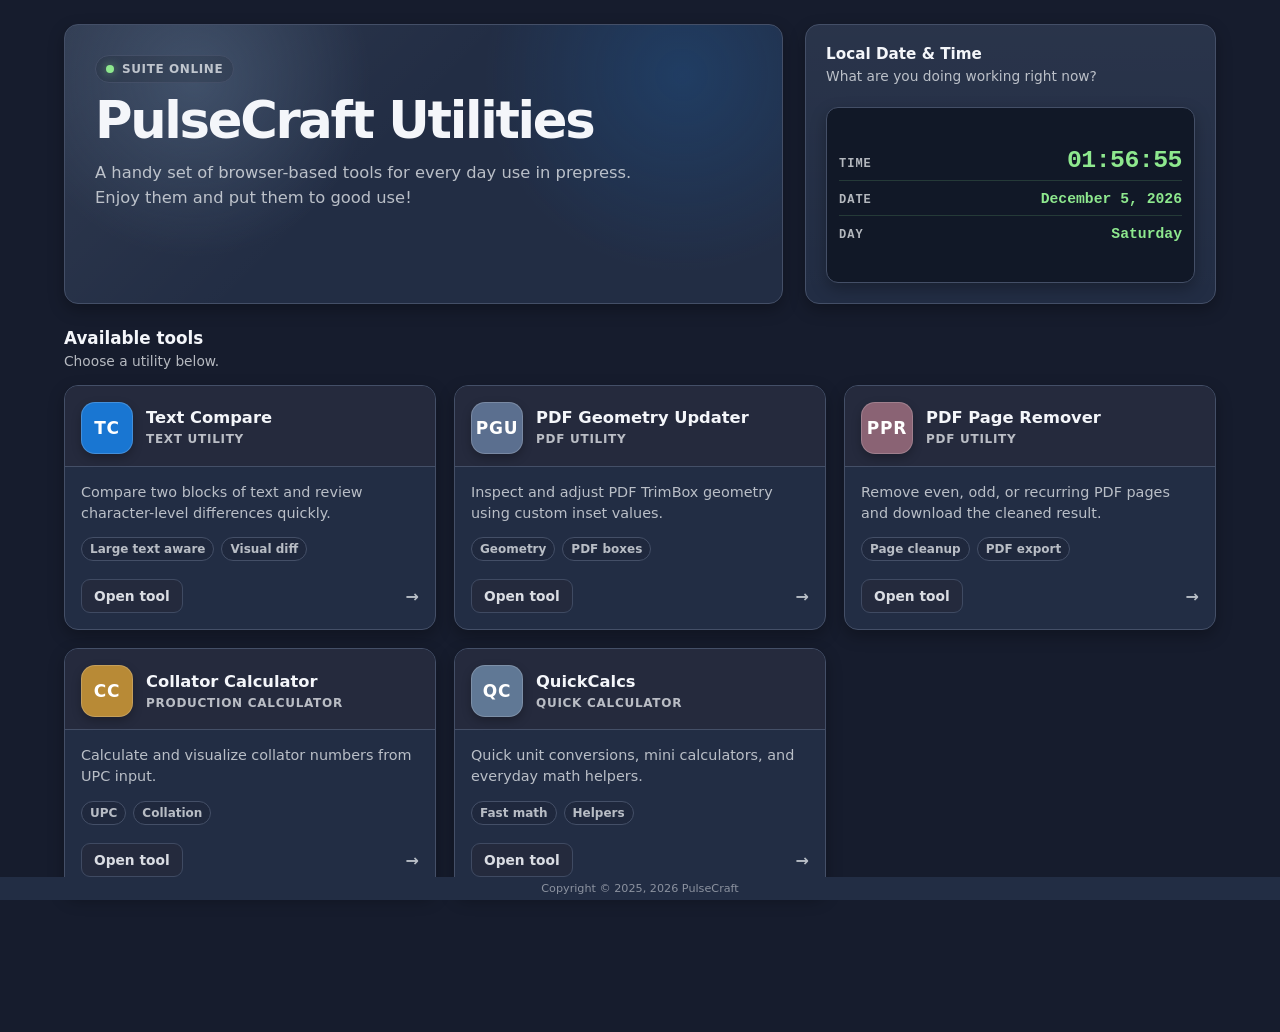
<file: index.html>
<!DOCTYPE html>
<html lang="en">
<head>
  <meta charset="UTF-8" />
  <meta name="viewport" content="width=device-width, initial-scale=1.0" />
  <title>PulseCraft Utilities</title>
  <link rel="stylesheet" href="css/pulsecraft.css" />

  <style>
    :root {
      --tc: #1976d2;
      --cc: #b88a36;
      --pgu: #5b6f8f;
      --ppr: #8a6374;
      --qc: #607895;
      --command-max: 1180px;
    }

    body {
      margin: 20px auto;
      max-width: 90%;
      min-height: 100vh;
      padding-bottom: 54px;
    }

    .command-shell {
      width: 100%;
      max-width: var(--command-max);
      margin: 0 auto;
      padding: 4px 0 42px;
    }

    .command-hero {
      display: grid;
      grid-template-columns: minmax(0, 1.4fr) minmax(280px, 0.8fr);
      gap: 22px;
      align-items: stretch;
      margin-bottom: 24px;
    }

    .hero-panel,
    .status-panel,
    .tool-card,
    .quick-panel {
      background: var(--panel);
      border: 1px solid var(--border);
      border-radius: 14px;
      box-shadow: 0 6px 16px var(--shadow);
    }

    .hero-panel {
      position: relative;
      overflow: hidden;
      padding: 30px;
      min-height: 220px;
    }

    .hero-panel::before {
      content: "";
      position: absolute;
      inset: 0;
      background:
        radial-gradient(circle at 18% 20%, rgba(96, 120, 149, 0.42), transparent 28%),
        radial-gradient(circle at 86% 18%, rgba(25, 118, 210, 0.22), transparent 30%),
        linear-gradient(135deg, rgba(255,255,255,0.06), transparent 45%);
      pointer-events: none;
    }

    .hero-content {
      position: relative;
      z-index: 1;
      max-width: 720px;
    }

    .eyebrow {
      display: inline-flex;
      align-items: center;
      gap: 8px;
      margin: 0 0 12px;
      padding: 6px 10px;
      border: 1px solid var(--border);
      border-radius: 999px;
      background: rgba(0, 0, 0, 0.12);
      color: var(--muted);
      font-size: 12px;
      font-weight: 750;
      letter-spacing: 0.05em;
      text-transform: uppercase;
    }

    .eyebrow::before {
      content: "";
      width: 8px;
      height: 8px;
      border-radius: 50%;
      background: var(--success);
      box-shadow: 0 0 10px rgba(142, 232, 142, 0.55);
    }

    h1 {
      margin: 0;
      color: var(--fg);
      font-size: clamp(2.0rem, 4vw, 3.25rem);
      line-height: 1;
      font-weight: 900;
      letter-spacing: -0.045em;
    }

    .hero-subtitle {
      margin: 14px 0 0;
      color: var(--muted);
      font-size: 1.02rem;
      line-height: 1.55;
      max-width: 660px;
    }

    .open-link {
      display: inline-flex;
      align-items: center;
      justify-content: center;
      min-height: 38px;
      padding: 0 14px;
      border-radius: 9px;
      border: 1px solid var(--border);
      color: var(--fg);
      text-decoration: none;
      font-weight: 800;
      transition: transform 0.15s ease, border-color 0.15s ease, opacity 0.15s ease;
    }

    .open-link {
      background: var(--panel-alt);
      opacity: 0.88;
    }

    .open-link:hover {
      transform: translateY(-1px);
      opacity: 1;
      border-color: var(--accent);
    }

    .status-panel {
      padding: 20px;
      display: flex;
      flex-direction: column;
      justify-content: space-between;
      gap: 18px;
      background:
        linear-gradient(180deg, rgba(255,255,255,0.035), transparent),
        var(--panel);
    }

    .status-title {
      margin: 0 0 4px;
      font-size: 0.95rem;
      font-weight: 850;
      color: var(--fg);
    }

    .status-note {
      margin: 0;
      color: var(--muted);
      font-size: 0.86rem;
      line-height: 1.45;
    }

    .clock-console {
      margin-top: 2px;
      min-height: 176px;
      display: flex;
      flex-direction: column;
      justify-content: center;
      gap: 10px;
    }

    .clock-line {
      display: flex;
      justify-content: space-between;
      gap: 18px;
      align-items: baseline;
      border-bottom: 1px solid rgba(142, 232, 142, 0.16);
      padding-bottom: 8px;
    }

    .clock-line:last-child {
      border-bottom: 0;
      padding-bottom: 0;
    }

    .clock-label {
      color: var(--muted);
      font-size: 0.75rem;
      font-weight: 800;
      letter-spacing: 0.08em;
      text-transform: uppercase;
      white-space: nowrap;
    }

    .clock-value {
      color: var(--success);
      font-size: 0.92rem;
      font-weight: 850;
      text-align: right;
      white-space: nowrap;
    }

    .clock-time {
      font-size: 1.55rem;
      line-height: 1;
      letter-spacing: -0.02em;
    }

    .status-list {
      display: grid;
      gap: 10px;
      margin-top: 12px;
    }

    .launch-list {
      display: grid;
      gap: 9px;
      margin-top: 12px;
    }

    .launch-link {
      display: flex;
      align-items: center;
      justify-content: space-between;
      gap: 12px;
      padding: 10px 11px;
      border: 1px solid var(--border);
      border-radius: 10px;
      background: var(--panel-alt);
      color: var(--fg);
      text-decoration: none;
      font-size: 0.86rem;
      font-weight: 800;
      transition: transform 0.15s ease, border-color 0.15s ease, opacity 0.15s ease;
    }

    .launch-link:hover,
    .launch-link:focus {
      transform: translateY(-1px);
      border-color: var(--accent);
      outline: none;
    }

    .launch-link span:last-child {
      color: var(--muted);
      font-weight: 900;
    }

    .status-item {
      display: flex;
      align-items: center;
      justify-content: space-between;
      gap: 12px;
      padding: 10px 11px;
      border: 1px solid var(--border);
      border-radius: 10px;
      background: var(--panel-alt);
    }

    .status-label {
      color: var(--muted);
      font-size: 0.82rem;
      font-weight: 700;
    }

    .status-value {
      color: var(--fg);
      font-size: 0.86rem;
      font-weight: 850;
      white-space: nowrap;
    }

    .section-head {
      display: flex;
      align-items: end;
      justify-content: space-between;
      gap: 16px;
      margin: 0 0 14px;
    }

    .section-title {
      margin: 0;
      color: var(--fg);
      font-size: 1.05rem;
      line-height: 1.2;
      font-weight: 875;
    }

    .section-kicker {
      margin: 4px 0 0;
      color: var(--muted);
      font-size: 0.86rem;
      line-height: 1.35;
    }

    .tool-grid {
      display: grid;
      grid-template-columns: repeat(3, minmax(0, 1fr));
      gap: 18px;
      margin-bottom: 22px;
    }

    .tool-card {
      display: flex;
      flex-direction: column;
      min-height: 230px;
      overflow: hidden;
      text-decoration: none;
      color: var(--fg);
      transition: transform 0.15s ease, box-shadow 0.15s ease, border-color 0.15s ease;
    }

    .tool-card:hover {
      transform: translateY(-2px);
      box-shadow: 0 10px 22px var(--shadow);
      border-color: var(--accent);
    }

    .tool-top {
      display: flex;
      align-items: center;
      gap: 13px;
      padding: 16px 16px 12px;
      background: var(--panel-alt);
      border-bottom: 1px solid var(--border);
    }

    .app-icon {
      width: 52px;
      height: 52px;
      border-radius: 14px;
      display: flex;
      align-items: center;
      justify-content: center;
      flex: 0 0 auto;
      color: #fff;
      font-size: 17px;
      font-weight: 900;
      letter-spacing: 0.8px;
      box-shadow: 0 4px 10px rgba(0, 0, 0, 0.25);
      border: 1px solid rgba(255, 255, 255, 0.18);
    }

    .tc { background: var(--tc); }
    .cc { background: var(--cc); }
    .pgu { background: var(--pgu); }
    .ppr { background: var(--ppr); }
    .qc { background: var(--qc); }

    .tool-title {
      margin: 0;
      color: var(--fg);
      font-size: 1.02rem;
      line-height: 1.15;
      font-weight: 875;
    }

    .tool-type {
      margin: 4px 0 0;
      color: var(--muted);
      font-size: 0.75rem;
      font-weight: 750;
      text-transform: uppercase;
      letter-spacing: 0.06em;
    }

    .tool-body {
      display: flex;
      flex-direction: column;
      flex: 1;
      padding: 15px 16px 16px;
    }

    .tool-desc {
      margin: 0;
      color: var(--muted);
      font-size: 0.9rem;
      line-height: 1.45;
    }

    .tool-meta {
      display: flex;
      flex-wrap: wrap;
      gap: 7px;
      margin-top: 14px;
    }

    .tag {
      display: inline-flex;
      align-items: center;
      min-height: 24px;
      padding: 0 8px;
      border: 1px solid var(--border);
      border-radius: 999px;
      color: var(--muted);
      background: rgba(0,0,0,0.10);
      font-size: 0.75rem;
      font-weight: 700;
    }

    .tool-footer {
      display: flex;
      align-items: center;
      justify-content: space-between;
      gap: 12px;
      margin-top: auto;
      padding-top: 18px;
    }

    .open-link {
      min-height: 34px;
      padding: 0 12px;
      font-size: 0.86rem;
    }

    .arrow {
      color: var(--muted);
      font-weight: 900;
    }

    .quick-panel {
      padding: 18px;
    }

    .utility-summary-title {
      margin: 0 0 12px;
      color: var(--fg);
      font-size: 1rem;
      font-weight: 875;
    }

    .utility-summary-grid {
      display: grid;
      grid-template-columns: repeat(2, minmax(0, 1fr));
      gap: 10px;
    }

    .utility-summary-item {
      padding: 12px;
      border: 1px solid var(--border);
      border-radius: 10px;
      background: var(--panel-alt);
    }

    .utility-summary-item strong {
      display: block;
      margin-bottom: 4px;
      color: var(--fg);
      font-size: 0.9rem;
    }

    .utility-summary-item span {
      display: block;
      color: var(--muted);
      font-size: 0.82rem;
      line-height: 1.35;
    }

    @media (max-width: 980px) {
      .command-hero {
        grid-template-columns: 1fr;
      }

      .tool-grid {
        grid-template-columns: repeat(2, minmax(0, 1fr));
      }
    }

    @media (max-width: 680px) {
      body {
        max-width: 92%;
      }

      .hero-panel {
        padding: 22px;
      }

      .section-head {
        display: block;
      }

      .tool-grid {
        grid-template-columns: 1fr;
      }

      .utility-summary-grid {
        grid-template-columns: 1fr;
      }
    }
  </style>
</head>

<body>
  <main class="command-shell">
    <section class="command-hero" aria-label="PulseCraft command center">
      <div class="hero-panel">
        <div class="hero-content">
          <p class="eyebrow">Suite Online</p>
          <h1>PulseCraft Utilities</h1>
          <p class="hero-subtitle">
            A handy set of browser-based tools for every day use in prepress.<br>Enjoy them and put them to good use!
          </p>
        </div>
      </div>

      <aside class="status-panel" aria-label="Local date and time">
        <div>
          <h2 class="status-title">Local Date &amp; Time</h2>
          <p class="status-note" id="localGreeting">Loading greeting...</p>
        </div>

        <div class="pc-log clock-console" aria-live="polite">
          <div class="clock-line">
            <span class="clock-label">Time</span>
            <span class="clock-value clock-time" id="localTime">--:--:--</span>
          </div>
          <div class="clock-line">
            <span class="clock-label">Date</span>
            <span class="clock-value" id="localDate">Loading...</span>
          </div>
          <div class="clock-line">
            <span class="clock-label">Day</span>
            <span class="clock-value" id="localDay">Loading...</span>
          </div>
        </div>
      </aside>
    </section>

    <section aria-label="Utility tools">
      <div class="section-head">
        <div>
          <h2 class="section-title">Available tools</h2>
          <p class="section-kicker">Choose a utility below.</p>
        </div>
      </div>

      <div class="tool-grid">
        <a class="tool-card" href="text_compare.html">
          <div class="tool-top">
            <div class="app-icon tc">TC</div>
            <div>
              <h3 class="tool-title">Text Compare</h3>
              <p class="tool-type">Text utility</p>
            </div>
          </div>
          <div class="tool-body">
            <p class="tool-desc">Compare two blocks of text and review character-level differences quickly.</p>
            <div class="tool-meta">
              <span class="tag">Large text aware</span>
              <span class="tag">Visual diff</span>
            </div>
            <div class="tool-footer">
              <span class="open-link">Open tool</span>
              <span class="arrow">→</span>
            </div>
          </div>
        </a>

        <a class="tool-card" href="pdf_geometry_updater.html">
          <div class="tool-top">
            <div class="app-icon pgu">PGU</div>
            <div>
              <h3 class="tool-title">PDF Geometry Updater</h3>
              <p class="tool-type">PDF utility</p>
            </div>
          </div>
          <div class="tool-body">
            <p class="tool-desc">Inspect and adjust PDF TrimBox geometry using custom inset values.</p>
            <div class="tool-meta">
              <span class="tag">Geometry</span>
              <span class="tag">PDF boxes</span>
            </div>
            <div class="tool-footer">
              <span class="open-link">Open tool</span>
              <span class="arrow">→</span>
            </div>
          </div>
        </a>

        <a class="tool-card" href="pdf_page_remover.html">
          <div class="tool-top">
            <div class="app-icon ppr">PPR</div>
            <div>
              <h3 class="tool-title">PDF Page Remover</h3>
              <p class="tool-type">PDF utility</p>
            </div>
          </div>
          <div class="tool-body">
            <p class="tool-desc">Remove even, odd, or recurring PDF pages and download the cleaned result.</p>
            <div class="tool-meta">
              <span class="tag">Page cleanup</span>
              <span class="tag">PDF export</span>
            </div>
            <div class="tool-footer">
              <span class="open-link">Open tool</span>
              <span class="arrow">→</span>
            </div>
          </div>
        </a>

        <a class="tool-card" href="collator_calculator.html">
          <div class="tool-top">
            <div class="app-icon cc">CC</div>
            <div>
              <h3 class="tool-title">Collator Calculator</h3>
              <p class="tool-type">Production calculator</p>
            </div>
          </div>
          <div class="tool-body">
            <p class="tool-desc">Calculate and visualize collator numbers from UPC input.</p>
            <div class="tool-meta">
              <span class="tag">UPC</span>
              <span class="tag">Collation</span>
            </div>
            <div class="tool-footer">
              <span class="open-link">Open tool</span>
              <span class="arrow">→</span>
            </div>
          </div>
        </a>

        <a class="tool-card" href="quickcalcs.html">
          <div class="tool-top">
            <div class="app-icon qc">QC</div>
            <div>
              <h3 class="tool-title">QuickCalcs</h3>
              <p class="tool-type">Quick calculator</p>
            </div>
          </div>
          <div class="tool-body">
            <p class="tool-desc">Quick unit conversions, mini calculators, and everyday math helpers.</p>
            <div class="tool-meta">
              <span class="tag">Fast math</span>
              <span class="tag">Helpers</span>
            </div>
            <div class="tool-footer">
              <span class="open-link">Open tool</span>
              <span class="arrow">→</span>
            </div>
          </div>
        </a>
      </div>
    </section>

  </main>

  <footer class="footer" data-footer-type="index"></footer>

  <script>
    function getLocalGreeting(now) {
      const hour = now.getHours();

      if (hour >= 6 && hour < 7) return "Starting early today?";
      if (hour >= 7 && hour < 12) return "Good morning";
      if (hour >= 12 && hour < 17) return "Good afternoon";
      if (hour >= 17 && hour < 22) return "Good evening";
      return "What are you doing working right now?";
    }

    function updateLocalClock() {
      const now = new Date();
      const timeEl = document.getElementById("localTime");
      const dateEl = document.getElementById("localDate");
      const dayEl = document.getElementById("localDay");
      const greetingEl = document.getElementById("localGreeting");

      if (!timeEl || !dateEl || !dayEl || !greetingEl) return;

      greetingEl.textContent = getLocalGreeting(now);

      timeEl.textContent = now.toLocaleTimeString([], {
        hour: "2-digit",
        minute: "2-digit",
        second: "2-digit",
        hour12: false
      });

      dateEl.textContent = now.toLocaleDateString([], {
        month: "long",
        day: "numeric",
        year: "numeric"
      });

      dayEl.textContent = now.toLocaleDateString([], {
        weekday: "long"
      });
    }

    updateLocalClock();
    setInterval(updateLocalClock, 1000);
  </script>

  <script src="js/pulsecraft-footer.js"></script>
</body>
</html>
</file>
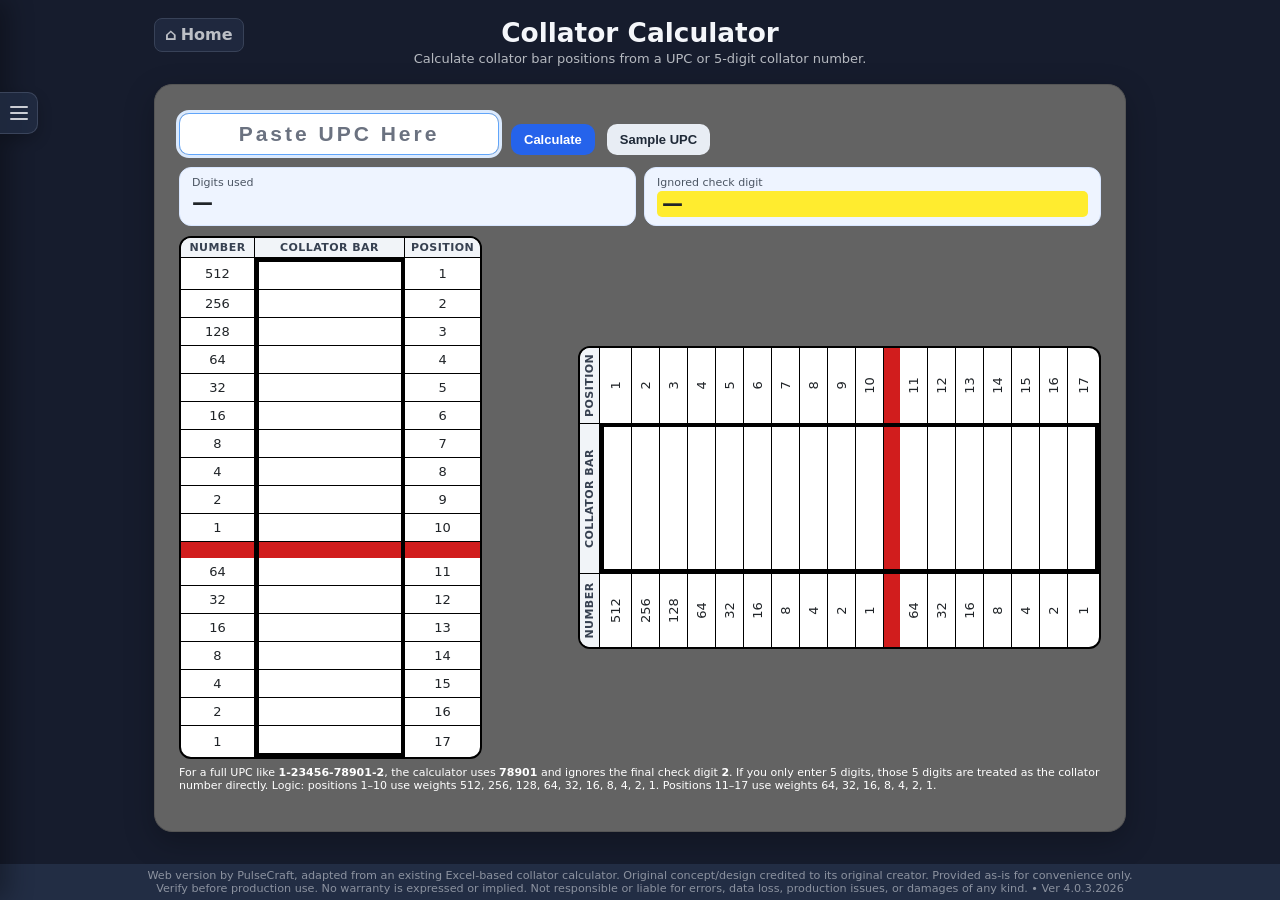
<file: collator_calculator.html>
<!doctype html>
<html lang="en">
<head>
<meta charset="utf-8" />
<meta name="viewport" content="width=device-width, initial-scale=1" />
<title>Collator Calculator</title>
<link rel="stylesheet" href="css/pulsecraft.css" />
<style>
  :root{ 
    --collcalc-panel:#636363; 
    --collcalc-ink:#fff; 
    --collcalc-muted:#fff; 
    --collcalc-accent:#2563eb;
    --soft:#eef4ff;
    --danger:#d11d1d;
    --dark-text:#202428;
  }
  
  body{
    margin:0;
    padding-bottom:34px;
  }

  .wrap{
    width:min(1000px, 100vw);
    margin:clamp(4px, 1.4vw, 18px) auto;
    padding:0 clamp(6px, 1.2vw, 14px);
  }

  .card{
    background:var(--collcalc-panel);
    border:1px solid #555;
    border-radius:18px;
    box-shadow:0 10px 30px rgba(0,0,0,.25);
    overflow:hidden;
  }

  .collator-card-header{
    padding:clamp(6px, .9vw, 10px) clamp(14px, 2.2vw, 24px) clamp(2px, .4vw, 4px);
    background:var(--collcalc-panel);
  }

  .collator-card-title{
    margin:0;
    font-size:clamp(19px, 2.4vw, 24px);
    letter-spacing:.2px;
    color:var(--collcalc-ink);
  }

  .main{
    padding:clamp(18px, 2.2vw, 28px) clamp(14px, 2.2vw, 24px) clamp(18px, 2.2vw, 28px);
  }

  .controls{
    display:flex;
    gap:clamp(7px, 1.1vw, 12px);
    align-items:flex-end;
    flex-wrap:wrap;
    margin-bottom:clamp(7px, 1.2vw, 12px);
  }

  input{
    width:clamp(220px, 30vw, 320px);
    padding:8px 12px;
    border:1px solid #cdd5df;
    border-radius:10px;
    font-size:clamp(17px, 2.2vw, 21px);
    letter-spacing:clamp(1px, .3vw, 3px);
    font-weight:700;
    text-align:center;
    background:#fff;
    color:var(--dark-text);
  }

  input::placeholder{ color:#6b7280; }

  input:focus{
    outline:3px solid #dbeafe;
    border-color:#60a5fa;
  }

  button{
    border:0;
    border-radius:10px;
    padding:8px 13px;
    font-weight:700;
    cursor:pointer;
    background:var(--collcalc-accent);
    color:white;
    font-size:13px;
  }

  button.secondary{
    background:#e8edf4;
    color:#1f2937;
  }

  .error{
    display:none;
    margin:0 0 14px;
    color:#ffb4b4;
    font-weight:700;
    font-size:13px;
  }

  .summary{
    display:grid;
    grid-template-columns:repeat(2,minmax(0,1fr));
    gap:8px;
    margin:8px 0 10px;
  }

  .metric{
    background:var(--soft);
    border:1px solid #d8e6ff;
    border-radius:12px;
    padding:8px 12px;
    color:var(--dark-text);
  }

  .metric .k{
    font-size:11px;
    color:#4b5563;
    margin-bottom:2px;
  }

  .metric .v{
    font-size:clamp(17px, 2.1vw, 21px);
    font-weight:800;
    letter-spacing:.8px;
    color:var(--dark-text);
  }

  .ignored{
    background:#ffec2f;
    color:#111;
    padding:1px 5px;
    border-radius:5px;
  }

  .visuals-grid{
    display:flex;
    gap:clamp(16px, 2.5vw, 40px);
    align-items:center;
    margin-top:8px;
  }

  .vertical-section{
    flex:0 0 auto;
  }

  .rotated-section{
    flex:1 1 auto;
    display:flex;
    justify-content:flex-end;
    align-items:center;
    min-width:0;
    overflow:auto;
  }

  .rotated-stage{
    position:relative;
    overflow:visible;
  }

  .rotated-table-wrap{
    position:absolute;
    left:0;
    transform-origin:top left;
    transform:rotate(-90deg);
  }

  table{
    border-collapse:separate;
    border-spacing:0;
    width:auto;
    font-size:clamp(10px, 1.25vw, 13px);
    border:2px solid #000;
    border-radius:12px;
    overflow:hidden;
    background:#fff;
    color:var(--dark-text);
  }

  th,td{
    padding:3px 6px;
    text-align:center;
    vertical-align:middle;
    border-bottom:1px solid #000;
  }

  th{
    background:#f1f4f8;
    color:#374151;
    font-size:11px;
    text-transform:uppercase;
    letter-spacing:.04em;
  }

  th:nth-child(1),td:nth-child(1){width:clamp(54px, 7vw, 74px)}
  th:nth-child(2),td:nth-child(2){width:clamp(96px, 14vw, 150px)}
  th:nth-child(3),td:nth-child(3){width:clamp(54px, 7vw, 74px)}

  tbody td:nth-child(2){border-left:4px solid #000;border-right:4px solid #000}
  /* Keep this as a true table cell. Using flex here can make the thick collator-bar border render broken/dashed at short viewport heights. */
  tbody tr:not(.spacer-row) td:nth-child(2){text-align:center;vertical-align:middle}
  tbody tr:first-child td:nth-child(2){border-top:4px solid #000}
  tbody tr:last-child td:nth-child(2){border-bottom:4px solid #000}
  th,td{border-right:1px solid #000}
  th:last-child,td:last-child{border-right:0}
  tr:last-child td{border-bottom:0}

  .on{ font-weight:800; background:#fff; }

  .chip{
    display:inline-block;
    width:clamp(74px, 12vw, 128px);
    height:clamp(12px, 1.6vw, 18px);
    border-radius:2px;
    background:transparent;
    color:transparent;
  }

  .on .chip{ background:#111827; }

  tr.spacer-row td{
    height:8px;
    padding:0;
    background:var(--danger);
    border-bottom:0;
  }

  .small{
    font-size:11px;
    color:var(--collcalc-muted);
    margin-top:7px;
    line-height:1.22;
  }

  @media (max-width:1020px){
    .visuals-grid{
      display:block;
    }

    .vertical-section{
      display:flex;
      justify-content:center;
      width:100%;
    }

    .rotated-section{
      display:none;
    }
  }

  @media (max-width:880px){
    input{width:100%}
    .controls{display:block}
    .controls>*{margin-bottom:10px}
  }

  @media (max-width:620px){
    .summary{grid-template-columns:1fr}

    /* Keep the main vertical table from stretching/distorting on phone */
    table{width:auto}

  }

  @media (max-height:760px){
    .wrap{margin:4px auto}
    .collator-card-header{padding:5px 16px 2px}
    .main{padding:4px 16px 9px}
    .collator-card-title{font-size:19px}
    .small{font-size:10px;line-height:1.15;margin-top:5px}
    input{padding:6px 10px;font-size:18px}
    button{padding:6px 11px;font-size:12px}
    .controls{margin-bottom:6px}
    .summary{margin:6px 0 7px}
    .metric{padding:6px 10px}
    .metric .v{font-size:18px}
    th,td{padding:2px 5px}
    .chip{height:11px}
    tr.spacer-row td{height:6px}
  }

  @media print{
    body{background:#fff;color:#000}
    .wrap{margin:0;max-width:none}
    .card{box-shadow:none;border:0;background:#fff;color:#000}
    .collator-card-header{background:#fff;color:#000;border-bottom:1px solid #000}
    .collator-card-title,.small{color:#000}
    .main{padding:18px}
    button,.pc-tool-home,.footer{display:none}
  }
</style>
</head>
<body>
<main class="wrap">
  <header class="pc-tool-header">
    <a class="home-button pc-tool-home" href="index.html" title="Back to PulseCraft Utilities">Home</a>

    <div class="pc-tool-heading">
      <h1 class="pc-tool-title">Collator Calculator</h1>
      <p class="pc-tool-subtitle">Calculate collator bar positions from a UPC or 5-digit collator number.</p>
    </div>
  </header>

  <div class="card">
    <div class="main">
      <section>
        <div class="controls">
          <div><input id="upc" inputmode="numeric" maxlength="80" value="" placeholder="Paste UPC Here" aria-label="Full UPC code" autocomplete="off" autofocus /></div>
          <button id="calc">Calculate</button>
          <button class="secondary" id="sample" type="button">Sample UPC</button>
        </div>

        <p class="error" id="err">Enter either a 5-digit collator number or a full UPC with at least 6 digits.</p>

        <div class="summary">
          <div class="metric"><div class="k">Digits used</div><div class="v" id="digitsUsed">—</div></div>
          <div class="metric"><div class="k">Ignored check digit</div><div class="v ignored" id="checkDigit">—</div></div>
        </div>

        <div class="visuals-grid">
          <div class="vertical-section">
            <table id="verticalTable" aria-label="Collator values table">
              <thead>
                <tr><th>Number</th><th>Collator bar</th><th>Position</th></tr>
              </thead>
              <tbody id="rows"></tbody>
            </table>
          </div>

          <div class="rotated-section" aria-label="Rotated collator values">
            <div class="rotated-stage" id="rotatedStage">
              <div class="rotated-table-wrap" id="rotatedTableWrap">
                <table id="rotatedTable" aria-label="Rotated collator values table">
                  <thead>
                    <tr><th>Number</th><th>Collator bar</th><th>Position</th></tr>
                  </thead>
                  <tbody id="rowsRotated"></tbody>
                </table>
              </div>
            </div>
          </div>
        </div>

        <p class="small">For a full UPC like <b>1-23456-78901-2</b>, the calculator uses <b>78901</b> and ignores the final check digit <b>2</b>. If you only enter 5 digits, those 5 digits are treated as the collator number directly. Logic: positions 1–10 use weights 512, 256, 128, 64, 32, 16, 8, 4, 2, 1. Positions 11–17 use weights 64, 32, 16, 8, 4, 2, 1.</p>
      </section>
    </div>
  </div>
</main>

<script>
const positionWeightsA=[512,256,128,64,32,16,8,4,2,1];
const positionWeightsB=[64,32,16,8,4,2,1];

function decompose(n, weights){
  let rem=n;
  return weights.map(w=>{
    const on=rem>=w;
    if(on) rem-=w;
    return {number:w,on,remaining:rem};
  });
}

function extractUPC(raw){
  raw = raw || '';
  const matches = raw.match(/(?:\d[\s-]*){6,}/g);
  if(matches && matches.length){
    return matches[matches.length-1].replace(/\D/g,'').slice(0,30);
  }
  return raw.replace(/\D/g,'').slice(0,30);
}

function getCollatorDigits(s){
  if(s.length===5) return {used:s,check:'—'};
  return {used:s.slice(-6,-1),check:s.slice(-1)};
}

function buildTableRows(bits){
  let html='';
  bits.forEach((bit,i)=>{
    if(i===10){
      html += '<tr class="spacer-row" aria-hidden="true"><td></td><td></td><td></td></tr>';
      html += '<tr class="spacer-row" aria-hidden="true"><td></td><td></td><td></td></tr>';
    }
    html += `<tr class="${bit.on?'on':''}"><td>${bit.number}</td><td><span class="chip" aria-label="${bit.on?'on':'off'}"></span></td><td>${i+1}</td></tr>`;
  });
  return html;
}

function syncRotatedSizing(){
  const verticalTable = document.getElementById('verticalTable');
  const stage = document.getElementById('rotatedStage');
  const wrap = document.getElementById('rotatedTableWrap');
  if(!verticalTable || !stage || !wrap) return;
  const rect = verticalTable.getBoundingClientRect();
  stage.style.width = `${Math.ceil(rect.height)}px`;
  stage.style.height = `${Math.ceil(rect.width)}px`;
  wrap.style.top = `${Math.ceil(rect.width)}px`;
}

function renderTable(bits){
  const markup = buildTableRows(bits);
  document.getElementById('rows').innerHTML = markup;
  document.getElementById('rowsRotated').innerHTML = markup;
  requestAnimationFrame(syncRotatedSizing);
}

function calculate(){
  const input=document.getElementById('upc');
  input.value=extractUPC(input.value);
  const valid=/^\d{5}$/.test(input.value)||/^\d{6,}$/.test(input.value);
  document.getElementById('err').style.display=valid?'none':'block';
  if(!valid){
    document.getElementById('digitsUsed').textContent='—';
    document.getElementById('checkDigit').textContent='—';
    renderTable([...positionWeightsA,...positionWeightsB].map(w=>({number:w,on:false,remaining:0})));
    return;
  }
  const picked=getCollatorDigits(input.value);
  const used=picked.used;
  const groupA=decompose(parseInt(used.slice(0,3),10),positionWeightsA);
  const groupB=decompose(parseInt(used.slice(3,5),10),positionWeightsB);
  document.getElementById('digitsUsed').textContent=used;
  document.getElementById('checkDigit').textContent=picked.check;
  renderTable([...groupA,...groupB]);
}

function focusUPC(selectExisting=true){
  const upc=document.getElementById('upc');
  upc.focus();
  if(selectExisting && upc.value) upc.select();
}

document.getElementById('upc').addEventListener('input',calculate);
document.getElementById('upc').addEventListener('focus',()=>focusUPC(true));
document.getElementById('upc').addEventListener('click',()=>focusUPC(true));
document.getElementById('calc').addEventListener('click',()=>{calculate();focusUPC(true);});
document.getElementById('sample').addEventListener('click',()=>{document.getElementById('upc').value='123456789012';calculate();focusUPC(true);});
document.addEventListener('click',(event)=>{
  if(event.target.closest('button, a')) return;
  focusUPC(true);
});
window.addEventListener('resize', syncRotatedSizing);

renderTable([...positionWeightsA,...positionWeightsB].map(w=>({number:w,on:false,remaining:0})));
window.addEventListener('load',()=>{
  const upc=document.getElementById('upc');
  upc.value='';
  focusUPC(false);
  syncRotatedSizing();
});
</script>

<footer class="footer" data-footer-type="collator" data-version="4.0.3.2026"></footer>

<script src="js/pulsecraft-footer.js"></script>
<script src="js/pulsecraft-nav.js"></script>

</body>
</html>
</file>
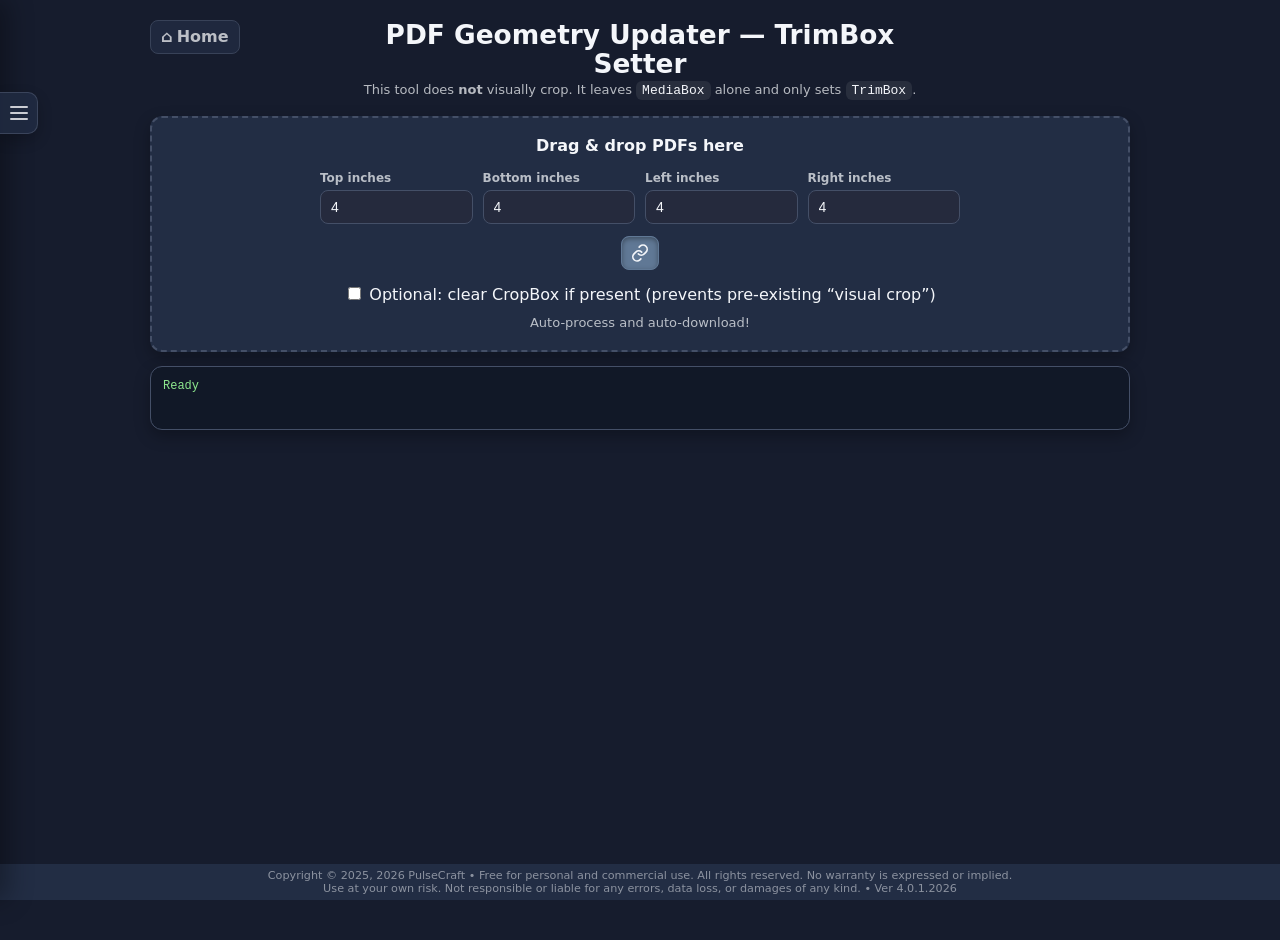
<file: pdf_geometry_updater.html>
<!doctype html>
<html lang="en">
<head>
	<meta charset="utf-8" />
	<meta name="viewport" content="width=device-width,initial-scale=1" />
	<title>PDF Geometry Updater</title>
	<link rel="stylesheet" href="css/pulsecraft.css">
	<style>
		:root {
			--accent: #607895;
		}

		body {
			margin: 20px auto;
			max-width: 90%;
			min-height: 100vh;
			padding-bottom: 46px;
		}

		main {
			width: 100%;
			max-width: 980px;
			margin: 0 auto;
			padding: 0 0 40px;
		}

		.small {
			color: var(--muted);
			font-size: 13px;
			line-height: 1.45;
		}

		code {
			background: rgba(255, 255, 255, 0.08);
			color: var(--fg);
			padding: 2px 6px;
			border-radius: 6px;
		}

		.box {
			margin-top: 16px;
			background: var(--panel);
			border: 2px dashed var(--border);
			border-radius: 12px;
			padding: 18px;
			text-align: center;
			box-shadow: 0 6px 16px var(--shadow);
		}

		.box.drag {
			border-color: var(--accent);
			background: #263650;
		}

		.row {
			display: flex;
			gap: 12px;
			flex-wrap: wrap;
			margin-top: 14px;
			align-items: center;
			justify-content: center;
		}

		.inset-grid {
			display: grid;
			grid-template-columns: repeat(4, minmax(120px, 1fr));
			gap: 10px;
			width: 100%;
			max-width: 640px;
			margin: 16px auto 0;
			text-align: left;
		}

		.field label {
			display: block;
			margin-bottom: 5px;
			color: var(--muted);
			font-size: 12px;
			font-weight: 700;
		}

		.field input {
			width: 100%;
			height: 34px;
			border-radius: 8px;
			border: 1px solid var(--border);
			background: var(--panel-alt);
			color: var(--fg);
			padding: 0 10px;
			font-size: 14px;
		}

		.field input:focus {
			outline: 2px solid rgba(96, 120, 149, 0.7);
			outline-offset: 1px;
		}

		.link-row {
			margin-top: 12px;
		}

		.link-insets-button {
			display: inline-flex;
			align-items: center;
			justify-content: center;
			width: 38px;
			height: 34px;
			border-radius: 8px;
			border: 1px solid var(--border);
			background: var(--panel-alt);
			color: var(--muted);
			cursor: pointer;
			box-shadow: 0 3px 8px rgba(0, 0, 0, 0.18);
		}

		.link-insets-button:hover {
			color: var(--fg);
			border-color: var(--accent);
		}

		.link-insets-button[aria-pressed="true"] {
			background: var(--accent);
			color: var(--fg);
			border-color: var(--accent);
			box-shadow: inset 0 2px 5px rgba(0, 0, 0, 0.35);
		}

		.link-insets-button svg {
			width: 20px;
			height: 20px;
			stroke: currentColor;
			stroke-width: 2;
			stroke-linecap: round;
			stroke-linejoin: round;
			fill: none;
		}

		.link-insets-button .icon-unlinked {
			display: none;
		}

		.link-insets-button[aria-pressed="false"] .icon-linked {
			display: none;
		}

		.link-insets-button[aria-pressed="false"] .icon-unlinked {
			display: block;
		}

		label {
			user-select: none;
		}

		input[type="checkbox"] {
			accent-color: var(--accent);
		}

		@media (max-width: 700px) {
			body {
				max-width: 92%;
			}

			h1 {
				font-size: 1.45em;
			}

			.inset-grid {
				grid-template-columns: repeat(2, minmax(120px, 1fr));
			}
		}

		@media (max-width: 380px) {
			.inset-grid {
				grid-template-columns: 1fr;
			}
		}
	</style>

	<script src="js/pdf-lib.min.js"></script>
</head>

<body>
	<main>
		<header class="pc-tool-header">
			<a class="home-button pc-tool-home" href="index.html" title="Back to PulseCraft Utilities">Home</a>

			<div class="pc-tool-heading">
				<h1 class="pc-tool-title">PDF Geometry Updater — TrimBox Setter</h1>
				<p class="pc-tool-subtitle">
					This tool does <b>not</b> visually crop. It leaves <code>MediaBox</code> alone and only sets <code>TrimBox</code>.
				</p>
			</div>
		</header>
		<div id="drop" class="box">
			<div><b>Drag &amp; drop PDFs here</b></div>

			<div class="inset-grid" aria-label="Trim removal in inches">
				<div class="field">
					<label for="topInset">Top inches</label>
					<input id="topInset" type="number" value="4" step="0.0001" inputmode="decimal" />
				</div>
				<div class="field">
					<label for="bottomInset">Bottom inches</label>
					<input id="bottomInset" type="number" value="4" step="0.0001" inputmode="decimal" />
				</div>
				<div class="field">
					<label for="leftInset">Left inches</label>
					<input id="leftInset" type="number" value="4" step="0.0001" inputmode="decimal" />
				</div>
				<div class="field">
					<label for="rightInset">Right inches</label>
					<input id="rightInset" type="number" value="4" step="0.0001" inputmode="decimal" />
				</div>
			</div>

			<div class="row link-row">
				<button id="linkInsets" class="link-insets-button" type="button" aria-pressed="true" aria-label="Inset values linked. Click to edit independently." title="Inset values linked. Click to edit independently.">
					<svg class="icon-linked" viewBox="0 0 24 24" aria-hidden="true">
						<path d="M10 13a5 5 0 0 0 7.07 0l2.12-2.12a5 5 0 0 0-7.07-7.07L11 4.93" />
						<path d="M14 11a5 5 0 0 0-7.07 0L4.81 13.12a5 5 0 0 0 7.07 7.07L13 19.07" />
					</svg>
					<svg class="icon-unlinked" viewBox="0 0 24 24" aria-hidden="true">
						<path d="M10 13a5 5 0 0 0 7.07 0l2.12-2.12a5 5 0 0 0-7.07-7.07L11 4.93" />
						<path d="M14 11a5 5 0 0 0-7.07 0L4.81 13.12a5 5 0 0 0 7.07 7.07L13 19.07" />
						<path d="M4 20L20 4" />
					</svg>
				</button>
			</div>

			<div class="row">
				<label>
					<input id="clearCrop" type="checkbox" />
					Optional: clear CropBox if present (prevents pre-existing “visual crop”)
				</label>
			</div>

			<div class="small" style="margin-top:10px;">
				Auto-process and auto-download!
			</div>
		</div>

		<div id="log" class="pc-log" aria-live="polite"></div>

	</main>

	<footer class="footer" data-footer-type="common" data-version="4.0.1.2026"></footer>

	<script src="js/pulsecraft-footer.js"></script>
	<script src="js/pulsecraft-nav.js"></script>

	<script>
		(() => {
			const drop = document.getElementById('drop');
			const logEl = document.getElementById('log');
			const clearCrop = document.getElementById('clearCrop');
			const linkInsets = document.getElementById('linkInsets');
			const topInset = document.getElementById('topInset');
			const bottomInset = document.getElementById('bottomInset');
			const leftInset = document.getElementById('leftInset');
			const rightInset = document.getElementById('rightInset');
			const insetInputs = [topInset, bottomInset, leftInset, rightInset];

			const PTS_PER_INCH = 72;

			let isRunning = false;
			let isSyncingInsets = false;
			let lastEditedInset = topInset;

			function log(msg) {
				logEl.textContent += msg + "\n";
				logEl.scrollTop = logEl.scrollHeight;
			}

			function readInches(input) {
				const value = parseFloat(input.value);
				return Number.isFinite(value) ? value : 0;
			}

			function roundTo4(value) {
				return Number(parseFloat(value).toFixed(4));
			}

			function fmt(value) {
				return roundTo4(value).toString();
			}

			function insetsAreLinked() {
				return linkInsets.getAttribute('aria-pressed') === 'true';
			}

			function setInsetLinkState(isLinked) {
				linkInsets.setAttribute('aria-pressed', isLinked ? 'true' : 'false');
				linkInsets.setAttribute(
					'aria-label',
					isLinked ? 'Inset values linked. Click to edit independently.' : 'Inset values independent. Click to link all values.'
				);
				linkInsets.title = isLinked ? 'Inset values linked. Click to edit independently.' : 'Inset values independent. Click to link all values.';
			}

			function syncInsetValues(sourceInput) {
				if (!insetsAreLinked() || isSyncingInsets) return;

				isSyncingInsets = true;
				insetInputs.forEach((input) => {
					if (input !== sourceInput) input.value = sourceInput.value;
				});
				isSyncingInsets = false;
			}

			insetInputs.forEach((input) => {
				input.addEventListener('input', () => {
					lastEditedInset = input;
					syncInsetValues(input);
				});
			});

			linkInsets.addEventListener('click', () => {
				const nextLinkedState = !insetsAreLinked();
				setInsetLinkState(nextLinkedState);

				if (nextLinkedState) {
					syncInsetValues(lastEditedInset || topInset);
				}
			});

			function getInsetValues() {
				const inches = {
					top: readInches(topInset),
					bottom: readInches(bottomInset),
					left: readInches(leftInset),
					right: readInches(rightInset)
				};

				return {
					inches,
					points: {
						top: roundTo4(inches.top * PTS_PER_INCH),
						bottom: roundTo4(inches.bottom * PTS_PER_INCH),
						left: roundTo4(inches.left * PTS_PER_INCH),
						right: roundTo4(inches.right * PTS_PER_INCH)
					}
				};
			}

			function makeBoxArray(ctx, [llx, lly, urx, ury]) {
				const { PDFArray, PDFNumber } = PDFLib;
				const arr = PDFArray.withContext(ctx);
				arr.push(PDFNumber.of(llx));
				arr.push(PDFNumber.of(lly));
				arr.push(PDFNumber.of(urx));
				arr.push(PDFNumber.of(ury));
				return arr;
			}

			function getBox(page, boxName) {
				const { PDFName } = PDFLib;
				const key = PDFName.of(boxName);
				const node = page.node;
				const box = node.get(key);
				if (!box) return null;

				const nums = [];
				for (let i = 0; i < 4; i++) nums.push(box.get(i).asNumber());
				return nums; // [llx,lly,urx,ury]
			}

			async function processOne(file, insetValues) {
				const { PDFDocument, PDFName } = PDFLib;

				const bytes = new Uint8Array(await file.arrayBuffer());
				const pdfDoc = await PDFDocument.load(bytes, { ignoreEncryption: false });
				const ctx = pdfDoc.context;

				const pages = pdfDoc.getPages();
				let changedPages = 0;
				let firstTrimBox = null;

				for (let i = 0; i < pages.length; i++) {
					const page = pages[i];

					// Use MediaBox; fallback to CropBox if MediaBox absent (rare).
					const media = getBox(page, 'MediaBox') || getBox(page, 'CropBox');
					if (!media) throw new Error(`Page ${i+1}: cannot find MediaBox/CropBox.`);

					const [llx, lly, urx, ury] = media;
					const newBox = [
						roundTo4(llx + insetValues.points.left),
						roundTo4(lly + insetValues.points.bottom),
						roundTo4(urx - insetValues.points.right),
						roundTo4(ury - insetValues.points.top)
					];

					const newW = roundTo4(newBox[2] - newBox[0]);
					const newH = roundTo4(newBox[3] - newBox[1]);
					if (newW <= 0 || newH <= 0) {
						throw new Error(`Page ${i+1}: inset too large for page size (TrimBox invalid).`);
					}

					// Set TrimBox only
					page.node.set(PDFName.of('TrimBox'), makeBoxArray(ctx, newBox));
					changedPages++;
					if (!firstTrimBox) firstTrimBox = newBox;

					// Optional: remove CropBox (only if you check the box)
					if (clearCrop.checked) page.node.delete(PDFName.of('CropBox'));
				}

				const outBytes = await pdfDoc.save();
				const outBlob = new Blob([outBytes], { type: 'application/pdf' });

				const a = document.createElement('a');
				a.href = URL.createObjectURL(outBlob);

				// IMPORTANT: keep original filename (no suffix)
				a.download = file.name;

				a.click();
				URL.revokeObjectURL(a.href);

				log(`✅ ${file.name}: set TrimBox on ${changedPages} page(s).`);
				if (firstTrimBox) log(`   Page 1 TrimBox: [${firstTrimBox.map(fmt).join(', ')}] pts`);
			}

			async function run(files) {
				if (isRunning) {
					log("⚠️ Busy processing — try again in a moment.");
					return;
				}
				isRunning = true;

				const insetValues = getInsetValues();

				logEl.textContent = "";
				log(`Insets in inches: top ${fmt(insetValues.inches.top)}, bottom ${fmt(insetValues.inches.bottom)}, left ${fmt(insetValues.inches.left)}, right ${fmt(insetValues.inches.right)}.`);
				log(`Insets in points: top ${fmt(insetValues.points.top)}, bottom ${fmt(insetValues.points.bottom)}, left ${fmt(insetValues.points.left)}, right ${fmt(insetValues.points.right)}.`);
				log(`Mode: Set TrimBox only. MediaBox unchanged.${clearCrop.checked ? " CropBox cleared." : ""}`);
				log("----");

				for (const f of files) {
					try {
						await processOne(f, insetValues);
					} catch (e) {
						log(`❌ ${f.name}: ${e.message || e}`);
					}
				}

				log("Done. Drop more PDFs anytime.");
				isRunning = false;
			}

			// Drag/drop handling (auto-run)
			drop.addEventListener('dragover', (e) => { e.preventDefault(); drop.classList.add('drag'); });
			drop.addEventListener('dragleave', () => drop.classList.remove('drag'));
			drop.addEventListener('drop', (e) => {
				e.preventDefault();
				drop.classList.remove('drag');

				const files = [...e.dataTransfer.files]
					.filter(f => f.type === 'application/pdf' || f.name.toLowerCase().endsWith('.pdf'));

				if (!window.PDFLib) {
					logEl.textContent = "pdf-lib did not load. Make sure js/pdf-lib.min.js exists in the PulseCraft repo.";
					return;
				}

				if (files.length === 0) {
					logEl.textContent = "No PDFs detected. Drop a .pdf file.";
					return;
				}

				run(files); // <-- auto process + auto download
			});

			window.addEventListener('load', () => {
				setInsetLinkState(true);

				if (!window.PDFLib) {
					logEl.textContent = "pdf-lib did not load. Make sure js/pdf-lib.min.js exists in the PulseCraft repo.";
				} else {
					logEl.textContent = "Ready";
				}
			});
		})();
	</script>
</body>
</html>
</file>
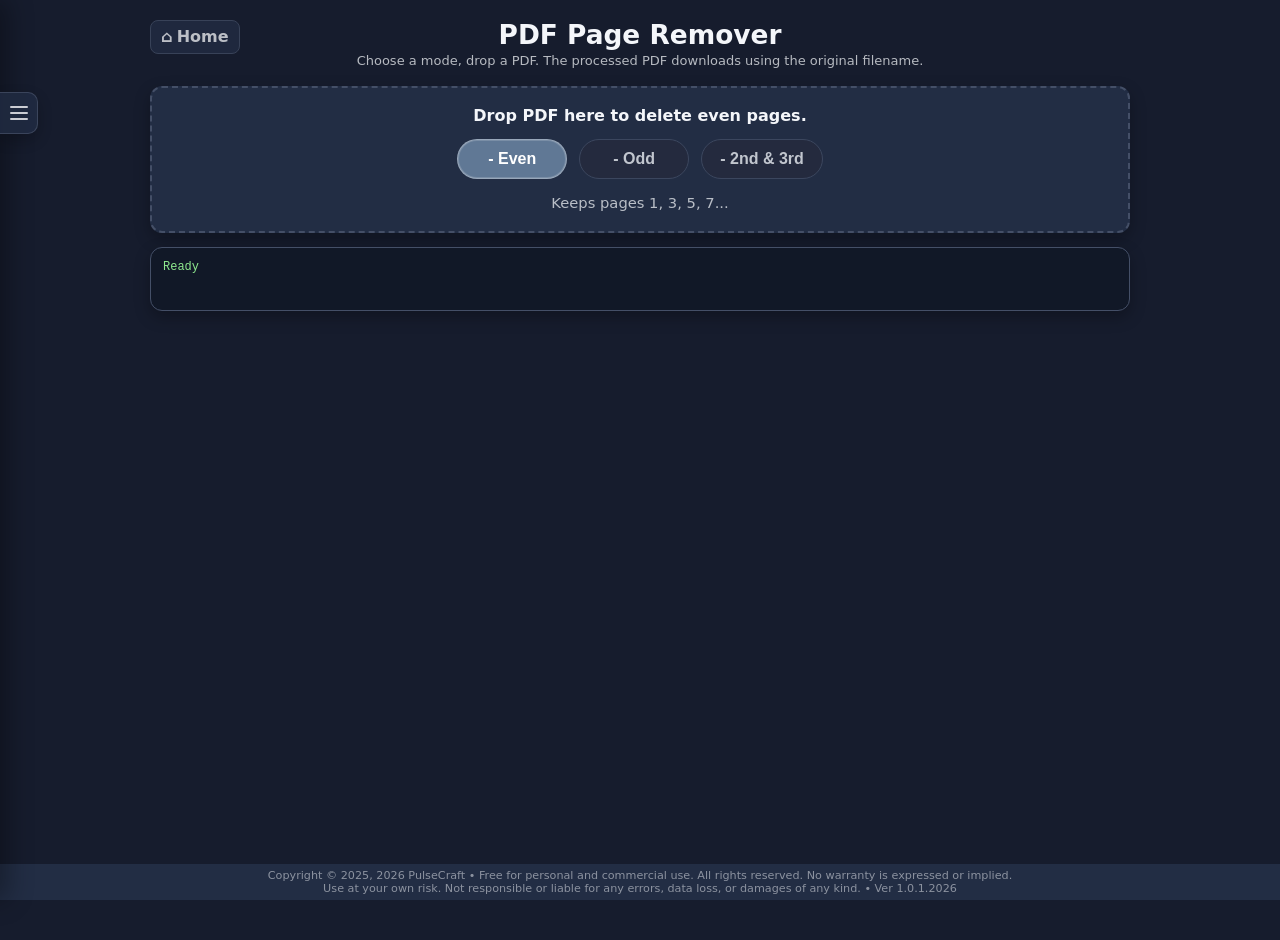
<file: pdf_page_remover.html>
<!DOCTYPE html>
<html lang="en">
<head>
	<meta charset="UTF-8" />
	<meta name="viewport" content="width=device-width, initial-scale=1.0" />
	<title>PDF Page Remover</title>

	<link rel="stylesheet" href="css/pulsecraft.css" />

	<style>
		body {
			margin: 20px auto;
			max-width: 90%;
			min-height: 100vh;
			padding-bottom: 80px;
		}

		main {
			width: 100%;
			max-width: 980px;
			margin: 0 auto;
			padding: 0 0 40px;
		}

		.mode-row {
			display: flex;
			justify-content: center;
			gap: 12px;
			flex-wrap: wrap;
			margin-top: 14px;
			margin-bottom: 0;
		}

		.mode-button {
			border: 1px solid var(--border);
			background: var(--panel-alt);
			color: var(--fg);
			border-radius: 999px;
			padding: 10px 18px;
			font-size: 1em;
			font-weight: 800;
			cursor: pointer;
			opacity: 0.76;
			min-width: 110px;
		}

		.mode-button:hover {
			opacity: 1;
		}

		.mode-button.active {
			background: #607895;
			border-color: rgba(255, 255, 255, 0.35);
			color: #ffffff;
			opacity: 1;
			box-shadow: inset 0 0 0 1px rgba(255, 255, 255, 0.16);
		}

		.drop-zone {
			margin-top: 16px;
			border: 2px dashed var(--border);
			border-radius: 12px;
			background: var(--panel);
			padding: 18px;
			text-align: center;
			box-shadow: 0 6px 16px var(--shadow);
			transition: border-color 0.15s ease, background 0.15s ease, transform 0.15s ease;
		}

		.drop-zone.dragover {
			border-color: #607895;
			background: #263650;
			transform: translateY(-1px);
		}

		.drop-main {
			margin: 0;
			color: var(--fg);
			font-size: 1em;
			font-weight: 700;
			line-height: normal;
		}

		.drop-sub {
			margin: 14px 0 0;
			color: var(--muted);
			font-size: 0.92em;
			line-height: 1.4;
		}

		@media (max-width: 600px) {
			body {
				max-width: 94%;
			}

			.mode-button {
				flex: 1 1 100%;
			}

			.drop-zone {
				padding: 34px 16px;
			}
		}
	</style>
</head>

<body>
	<main>
		<header class="pc-tool-header">
			<a class="home-button pc-tool-home" href="index.html" title="Back to PulseCraft Utilities">Home</a>

			<div class="pc-tool-heading">
				<h1 class="pc-tool-title">PDF Page Remover</h1>
				<p class="pc-tool-subtitle">
					Choose a mode, drop a PDF. The processed PDF downloads using the original filename.
				</p>
			</div>
		</header>
		<section id="dropZone" class="drop-zone">
			<p id="dropMain" class="drop-main">Drop PDF here to delete even pages.</p>

			<div class="mode-row" aria-label="Page removal mode">
				<button class="mode-button active" type="button" data-mode="even">- Even</button>
				<button class="mode-button" type="button" data-mode="odd">- Odd</button>
				<button class="mode-button" type="button" data-mode="secondThird">- 2nd &amp; 3rd</button>
			</div>

			<p id="dropSub" class="drop-sub">Keeps pages 1, 3, 5, 7...</p>
		</section>

		<div id="log" class="pc-log" aria-live="polite">Ready</div>

	</main>

	<footer class="footer" data-footer-type="common" data-version="1.0.1.2026"></footer>

	<script src="js/pdf-lib.min.js"></script>
	<script src="js/pulsecraft-footer.js"></script>
	<script src="js/pulsecraft-nav.js"></script>

	<script>
		const modeButtons = document.querySelectorAll(".mode-button");
		const dropZone = document.getElementById("dropZone");
		const dropMain = document.getElementById("dropMain");
		const dropSub = document.getElementById("dropSub");
		const log = document.getElementById("log");

		let selectedMode = "even";

		const modeText = {
			even: {
				main: "Drop PDF here to delete even pages.",
				sub: "Keeps pages 1, 3, 5, 7..."
			},
			odd: {
				main: "Drop PDF here to delete odd pages.",
				sub: "Keeps pages 2, 4, 6, 8..."
			},
			secondThird: {
				main: "Drop PDF here to delete the 2nd & 3rd pages of each 3-page set.",
				sub: "Keeps pages 1, 4, 7, 10..."
			}
		};

		function setStatus(message, type = "") {
			log.textContent = message;

			log.dataset.status = type || "ready";
		}

		function setMode(mode) {
			selectedMode = mode;

			modeButtons.forEach(button => {
				button.classList.toggle("active", button.dataset.mode === mode);
			});

			dropMain.textContent = modeText[mode].main;
			dropSub.textContent = modeText[mode].sub;
			setStatus("Ready");
		}

		function shouldKeepPage(pageIndex, mode) {
			const humanPage = pageIndex + 1;

			if (mode === "even") {
				return humanPage % 2 !== 0;
			}

			if (mode === "odd") {
				return humanPage % 2 === 0;
			}

			if (mode === "secondThird") {
				return pageIndex % 3 === 0;
			}

			return true;
		}

		async function processPdf(file) {
			if (!file || !file.name.toLowerCase().endsWith(".pdf")) {
				setStatus("Please drop a PDF file.", "error");
				return;
			}

			try {
				setStatus(`Processing ${file.name}...`);

				const arrayBuffer = await file.arrayBuffer();
				const sourcePdf = await PDFLib.PDFDocument.load(arrayBuffer);
				const outputPdf = await PDFLib.PDFDocument.create();

				const pageCount = sourcePdf.getPageCount();
				const keepIndexes = [];

				for (let i = 0; i < pageCount; i++) {
					if (shouldKeepPage(i, selectedMode)) {
						keepIndexes.push(i);
					}
				}

				if (keepIndexes.length === 0) {
					setStatus("No pages would remain after this operation. Nothing downloaded.", "error");
					return;
				}

				const copiedPages = await outputPdf.copyPages(sourcePdf, keepIndexes);
				copiedPages.forEach(page => outputPdf.addPage(page));

				const outputBytes = await outputPdf.save();
				const blob = new Blob([outputBytes], { type: "application/pdf" });
				const url = URL.createObjectURL(blob);

				const link = document.createElement("a");
				link.href = url;
				link.download = file.name;
				document.body.appendChild(link);
				link.click();
				link.remove();

				URL.revokeObjectURL(url);

				const removedCount = pageCount - keepIndexes.length;
				setStatus(`Done. Kept ${keepIndexes.length} page(s), removed ${removedCount} page(s). Download requested as ${file.name}.`, "ok");
			} catch (error) {
				console.error(error);
				setStatus("Could not process this PDF. It may be encrypted, damaged, or unsupported.", "error");
			}
		}

		modeButtons.forEach(button => {
			button.addEventListener("click", () => setMode(button.dataset.mode));
		});


		["dragenter", "dragover"].forEach(eventName => {
			dropZone.addEventListener(eventName, event => {
				event.preventDefault();
				dropZone.classList.add("dragover");
			});
		});

		["dragleave", "drop"].forEach(eventName => {
			dropZone.addEventListener(eventName, event => {
				event.preventDefault();
				dropZone.classList.remove("dragover");
			});
		});

		dropZone.addEventListener("drop", event => {
			const file = event.dataTransfer.files[0];
			processPdf(file);
		});

		setMode("even");
	</script>
</body>
</html>
</file>
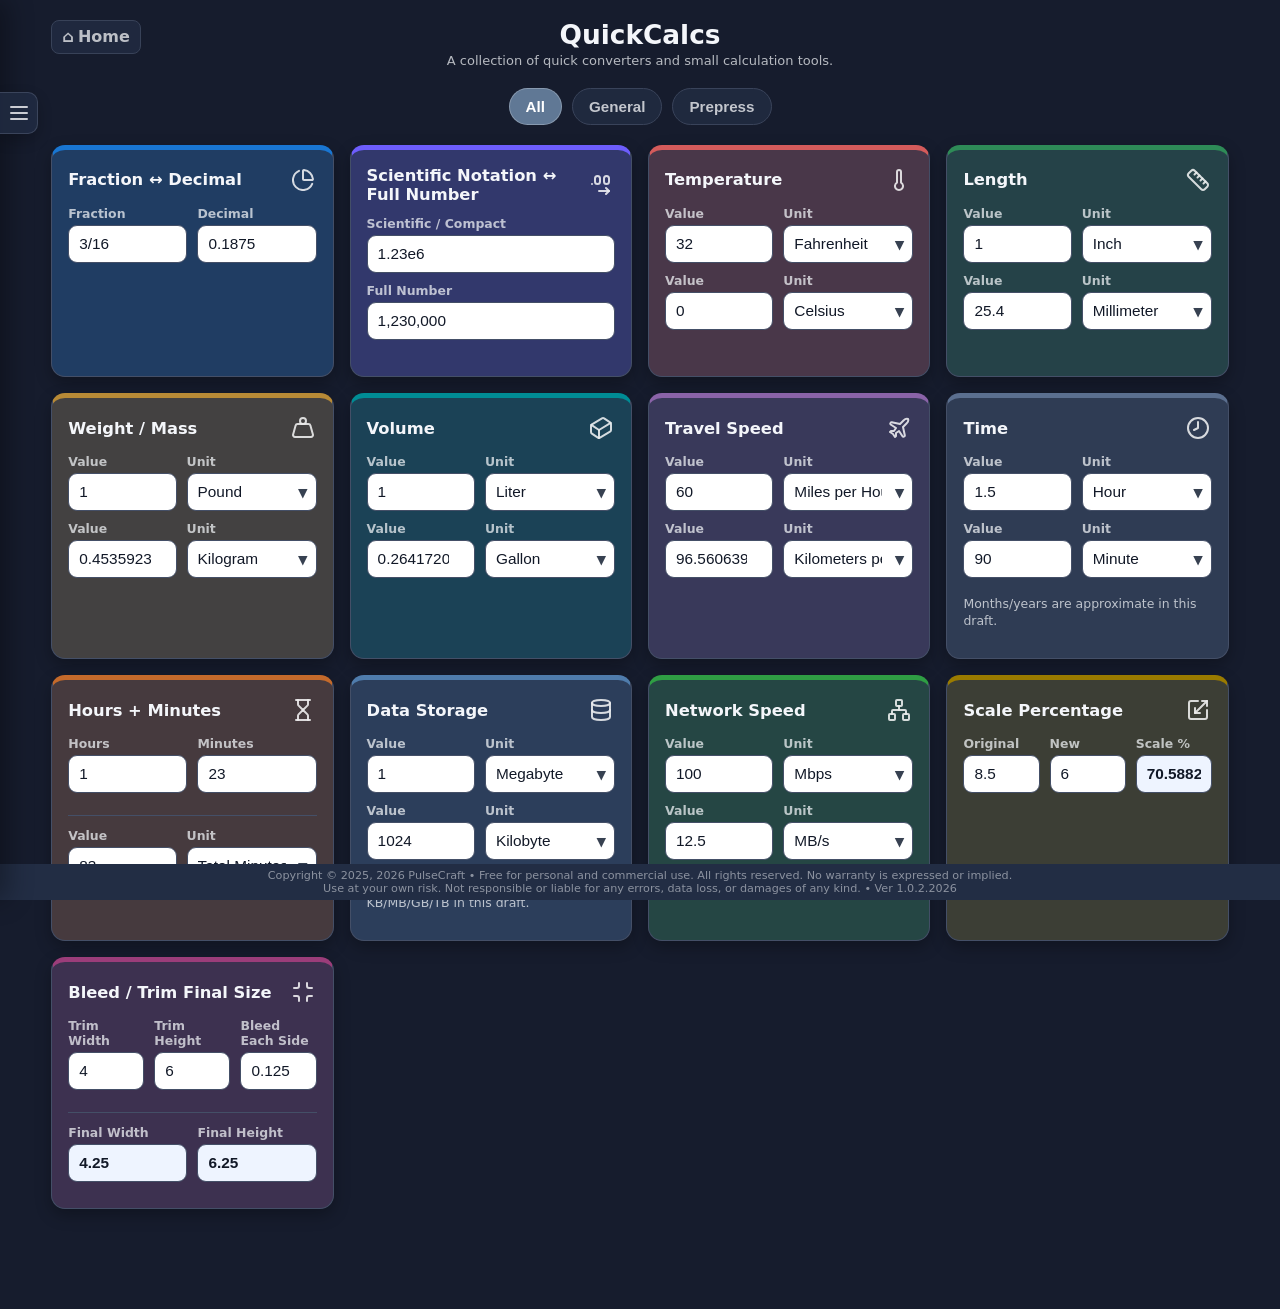
<file: quickcalcs.html>
<!DOCTYPE html>
<html lang="en">
<head>
	<meta charset="UTF-8" />
	<meta name="viewport" content="width=device-width, initial-scale=1.0" />
	<title>QuickCalcs</title>
	<link rel="stylesheet" href="css/pulsecraft.css" />

	<style>
		:root {
			--qc-accent: #607895;
			--qc-input-bg: #ffffff;
			--qc-input-fg: #111827;
			--qc-result-bg: #eef4ff;
			--qc-result-fg: #111827;
			--qc-danger: #ff8c8c;
			--qc-card-min: 280px;
		}

		body {
			margin: 20px auto;
			max-width: 92%;
			min-height: 100vh;
			padding-bottom: 80px;
		}

		.tabs {
			display: flex;
			justify-content: center;
			gap: 10px;
			flex-wrap: wrap;
			margin: 18px 0 20px;
		}

		.tab-button {
			border: 1px solid var(--border);
			background: var(--panel);
			color: var(--fg);
			border-radius: 999px;
			padding: 9px 16px;
			font-size: 0.95em;
			font-weight: 700;
			cursor: pointer;
			opacity: 0.78;
		}

		.tab-button:hover {
			opacity: 1;
		}

		.tab-button.active {
			background: var(--qc-accent);
			color: #ffffff;
			border-color: rgba(255, 255, 255, 0.25);
			opacity: 1;
		}

		.tool-grid {
			display: grid;
			grid-template-columns: repeat(auto-fit, minmax(var(--qc-card-min), 1fr));
			gap: 16px;
			align-items: stretch;
		}

		.tool-card {
			display: flex;
			flex-direction: column;
			background: var(--tool-tint, var(--panel));
			border: 1px solid var(--border);
			border-top: 5px solid var(--tool-accent, var(--qc-accent));
			border-radius: 14px;
			box-shadow: 0 6px 16px var(--shadow);
			padding: 16px;
			height: 100%;
			overflow: visible;
		}

		/* =========================================================
		   PulseCraft Quick Converter Tool Color Registry

		   PURPOSE:
		   Each mini tool has stable identity colors so users can
		   visually recognize it over time.

		   EACH RELEASED MINI TOOL OWNS TWO LOCKED COLORS:
		   1. --qc-color-* = the strong top accent bar color.
		   2. --qc-tint-*  = the muted card background color.

		   TINT RULE:
		   Tint colors should remain muted versions of their matching
		   strong accent color. Do not replace a tint with an unrelated
		   color family. The tint should feel like the same tool color,
		   only softer/darker for the card background.

		   RULES FOR FUTURE UPDATES:
		   1. Do not change existing --qc-color-* values after release.
		   2. Do not change existing --qc-tint-* values after release.
		   3. Do not reuse a data-tool name for a different mini tool.
		   4. If a visible tool title changes, keep its data-tool name.
		   5. When adding a new mini tool, add one new --qc-color-* variable
		      and one new matching --qc-tint-* variable.
		   6. New tools should receive new colors only; old colors stay locked.
		   7. The data-tool value connects the HTML card to its permanent
		      accent color and tint color.

		   EXAMPLE:
		   <section class="tool-card" data-tool="fraction" ...>
		   uses --qc-color-fraction and --qc-tint-fraction below.
		   ========================================================= */

		:root {
			--qc-color-fraction: #1976d2;
			--qc-color-scientific: #6d5dfc;
			--qc-color-temperature: #d45b5b;
			--qc-color-length: #2e8b57;
			--qc-color-mass: #b88a36;
			--qc-color-volume: #008c95;
			--qc-color-travel-speed: #8a63a8;
			--qc-color-time: #5b6f8f;
			--qc-color-hours-minutes: #c46a2b;
			--qc-color-data: #4f7cac;
			--qc-color-network-speed: #2f9e44;
			--qc-color-scale: #9a7b00;
			--qc-color-bleed: #9b3d7a;
			--qc-color-construction: #7a7a7a;

			--qc-tint-fraction: #203d63;
			--qc-tint-scientific: #32386c;
			--qc-tint-temperature: #493749;
			--qc-tint-length: #254248;
			--qc-tint-mass: #434141;
			--qc-tint-volume: #1b4256;
			--qc-tint-travel-speed: #39395a;
			--qc-tint-time: #2f3c54;
			--qc-tint-hours-minutes: #463a3e;
			--qc-tint-data: #2c3e5b;
			--qc-tint-network-speed: #254644;
			--qc-tint-scale: #3c3e35;
			--qc-tint-bleed: #3d3150;
			--qc-tint-construction: #353e50;
		}

		/* Connect each stable data-tool identity to its locked colors. */
		.tool-card[data-tool="fraction"] { --tool-accent: var(--qc-color-fraction); --tool-tint: var(--qc-tint-fraction); }
		.tool-card[data-tool="scientific"] { --tool-accent: var(--qc-color-scientific); --tool-tint: var(--qc-tint-scientific); }
		.tool-card[data-tool="temperature"] { --tool-accent: var(--qc-color-temperature); --tool-tint: var(--qc-tint-temperature); }
		.tool-card[data-tool="length"] { --tool-accent: var(--qc-color-length); --tool-tint: var(--qc-tint-length); }
		.tool-card[data-tool="mass"] { --tool-accent: var(--qc-color-mass); --tool-tint: var(--qc-tint-mass); }
		.tool-card[data-tool="volume"] { --tool-accent: var(--qc-color-volume); --tool-tint: var(--qc-tint-volume); }
		.tool-card[data-tool="travel-speed"] { --tool-accent: var(--qc-color-travel-speed); --tool-tint: var(--qc-tint-travel-speed); }
		.tool-card[data-tool="time"] { --tool-accent: var(--qc-color-time); --tool-tint: var(--qc-tint-time); }
		.tool-card[data-tool="hours-minutes"] { --tool-accent: var(--qc-color-hours-minutes); --tool-tint: var(--qc-tint-hours-minutes); }
		.tool-card[data-tool="data"] { --tool-accent: var(--qc-color-data); --tool-tint: var(--qc-tint-data); }
		.tool-card[data-tool="network-speed"] { --tool-accent: var(--qc-color-network-speed); --tool-tint: var(--qc-tint-network-speed); }
		.tool-card[data-tool="scale"] { --tool-accent: var(--qc-color-scale); --tool-tint: var(--qc-tint-scale); }
		.tool-card[data-tool="bleed"] { --tool-accent: var(--qc-color-bleed); --tool-tint: var(--qc-tint-bleed); }
		.tool-card[data-tool="construction"] { --tool-accent: var(--qc-color-construction); --tool-tint: var(--qc-tint-construction); }

		.tool-card.hidden {
			display: none;
		}

		.tool-heading {
			display: flex;
			align-items: center;
			justify-content: space-between;
			gap: 12px;
			margin: 0 0 12px;
		}

		.tool-title {
			margin: 0;
			font-size: 1.02em;
			font-weight: 800;
			color: var(--fg);
		}

		.tool-icon {
			display: inline-flex;
			align-items: center;
			justify-content: center;
			flex: 0 0 auto;
			width: 28px;
			height: 28px;
			color: rgba(255, 255, 255, 0.9);
			opacity: 0.9;
		}

		.tool-icon svg {
			width: 24px;
			height: 24px;
			fill: none;
			stroke: currentColor;
			stroke-width: 2;
			stroke-linecap: round;
			stroke-linejoin: round;
		}

		.compact-row {
			display: grid;
			grid-template-columns: minmax(95px, 1fr) minmax(130px, 1.2fr);
			gap: 10px;
			align-items: end;
			margin-bottom: 10px;
		}

		.two-col {
			display: grid;
			grid-template-columns: 1fr 1fr;
			gap: 10px;
			align-items: end;
			margin-bottom: 10px;
		}

		.three-col {
			display: grid;
			grid-template-columns: 1fr 1fr 1fr;
			gap: 10px;
			align-items: end;
			margin-bottom: 10px;
		}

		label {
			display: block;
			color: var(--muted);
			font-size: 0.78em;
			font-weight: 700;
			margin-bottom: 4px;
		}

		input,
		select {
			width: 100%;
			border: 1px solid var(--border);
			border-radius: 9px;
			padding: 9px 10px;
			font-size: 0.96em;
			background: var(--qc-input-bg);
			color: var(--qc-input-fg);
		}

		input[readonly] {
			background: var(--qc-result-bg);
			color: var(--qc-result-fg);
			font-weight: 700;
		}

		.unit-picker {
			position: relative;
		}

		.unit-input {
			padding-right: 30px;
		}

		.unit-arrow {
			position: absolute;
			right: 9px;
			top: 50%;
			transform: translateY(-50%);
			pointer-events: none;
			color: #374151;
			font-size: 0.78em;
		}

		.unit-list {
			position: absolute;
			left: 0;
			right: 0;
			top: calc(100% + 4px);
			z-index: 2000;
			background: #ffffff;
			color: #111827;
			border: 1px solid #9ca3af;
			border-radius: 10px;
			box-shadow: 0 12px 24px rgba(0, 0, 0, 0.3);
			max-height: 220px;
			overflow-y: auto;
			display: none;
		}

		.unit-option {
			padding: 8px 10px;
			cursor: pointer;
			font-size: 0.92em;
			border-bottom: 1px solid #e5e7eb;
		}

		.unit-option:last-child {
			border-bottom: 0;
		}

		.unit-option:hover,
		.unit-option.active {
			background: #eef4ff;
		}

		.small-note {
			color: var(--muted);
			font-size: 0.78em;
			line-height: 1.35;
			margin-top: 8px;
		}

		.error {
			color: var(--qc-danger);
			font-size: 0.82em;
			min-height: 1.1em;
			margin-top: 6px;
		}

		.card-section {
			border-top: 1px solid var(--border);
			margin-top: 12px;
			padding-top: 12px;
		}

		@media (max-width: 600px) {
			body {
				max-width: 94%;
			}

			.compact-row,
			.two-col,
			.three-col {
				grid-template-columns: 1fr;
			}
		}
	</style>
</head>

<body>
	<main>
		<header class="pc-tool-header">
			<a class="home-button pc-tool-home" href="index.html" title="Back to PulseCraft Utilities">Home</a>

			<div class="pc-tool-heading">
				<h1 class="pc-tool-title">QuickCalcs</h1>
				<p class="pc-tool-subtitle">A collection of quick converters and small calculation tools.</p>
			</div>
		</header>

		<nav class="tabs" aria-label="Converter categories">
			<button class="tab-button active" type="button" data-tab="all">All</button>
			<button class="tab-button" type="button" data-tab="general">General</button>
			<button class="tab-button" type="button" data-tab="prepress">Prepress</button>
			<!-- Construction tab temporarily disabled
			<button class="tab-button" type="button" data-tab="construction">Construction</button>
			-->
		</nav>

		<div class="tool-grid">

			<section class="tool-card" data-tool="fraction" data-categories="general prepress">
				<div class="tool-heading">
					<h2 class="tool-title">Fraction ↔ Decimal</h2>
					<span class="tool-icon" aria-hidden="true"><svg viewBox="0 0 24 24"><path d="M21 12c.552 0 1.005-.449.95-.998a10 10 0 0 0-8.953-8.951c-.55-.055-.998.398-.998.95v8a1 1 0 0 0 1 1z"/><path d="M21.21 15.89A10 10 0 1 1 8 2.83"/></svg></span>
				</div>
				<div class="two-col">
					<div>
						<label for="fractionInput">Fraction</label>
						<input id="fractionInput" type="text" value="3/16" autocomplete="off" />
					</div>
					<div>
						<label for="decimalInput">Decimal</label>
						<input id="decimalInput" type="text" value="0.1875" autocomplete="off" />
					</div>
				</div>
				<div id="fractionError" class="error"></div>
			</section>

			<section class="tool-card" data-tool="scientific" data-categories="general">
				<div class="tool-heading">
					<h2 class="tool-title">Scientific Notation ↔ Full Number</h2>
				<span class="tool-icon" aria-hidden="true"><svg viewBox="0 0 24 24"><path d="M10 18h10"/><path d="m17 21 3-3-3-3"/><path d="M3 11h.01"/><rect x="15" y="3" width="5" height="8" rx="2.5"/><rect x="6" y="3" width="5" height="8" rx="2.5"/></svg></span>
				</div>
				<div>
					<label for="sciInput">Scientific / Compact</label>
					<input id="sciInput" type="text" value="1.23e6" autocomplete="off" />
				</div>
				<div style="margin-top: 10px;">
					<label for="fullNumberInput">Full Number</label>
					<input id="fullNumberInput" type="text" value="1,230,000" autocomplete="off" />
				</div>
				<div id="sciError" class="error"></div>
			</section>

			<section class="tool-card" data-tool="temperature" data-categories="general">
				<div class="tool-heading">
					<h2 class="tool-title">Temperature</h2>
					<span class="tool-icon" aria-hidden="true"><svg viewBox="0 0 24 24"><path d="M14 4v10.54a4 4 0 1 1-4 0V4a2 2 0 0 1 4 0Z"/></svg></span>
				</div>
				<div class="compact-row">
					<div>
						<label for="tempValueA">Value</label>
						<input id="tempValueA" type="number" value="32" step="any" />
					</div>
					<div>
						<label for="tempUnitA">Unit</label>
						<div class="unit-picker" data-input="tempUnitA"></div>
					</div>
				</div>
				<div class="compact-row">
					<div>
						<label for="tempValueB">Value</label>
						<input id="tempValueB" type="number" value="0" step="any" />
					</div>
					<div>
						<label for="tempUnitB">Unit</label>
						<div class="unit-picker" data-input="tempUnitB"></div>
					</div>
				</div>
			</section>

			<section class="tool-card" data-tool="length" data-categories="general prepress">
				<div class="tool-heading">
					<h2 class="tool-title">Length</h2>
					<span class="tool-icon" aria-hidden="true"><svg viewBox="0 0 24 24"><path d="M21.3 15.3a2.4 2.4 0 0 1 0 3.4l-2.6 2.6a2.4 2.4 0 0 1-3.4 0L2.7 8.7a2.41 2.41 0 0 1 0-3.4l2.6-2.6a2.41 2.41 0 0 1 3.4 0Z"/><path d="m14.5 12.5 2-2"/><path d="m11.5 9.5 2-2"/><path d="m8.5 6.5 2-2"/><path d="m17.5 15.5 2-2"/></svg></span>
				</div>
				<div class="compact-row">
					<div>
						<label for="lengthValueA">Value</label>
						<input id="lengthValueA" type="number" value="1" step="any" />
					</div>
					<div>
						<label for="lengthUnitA">Unit</label>
						<div class="unit-picker" data-input="lengthUnitA"></div>
					</div>
				</div>
				<div class="compact-row">
					<div>
						<label for="lengthValueB">Value</label>
						<input id="lengthValueB" type="number" value="25.4" step="any" />
					</div>
					<div>
						<label for="lengthUnitB">Unit</label>
						<div class="unit-picker" data-input="lengthUnitB"></div>
					</div>
				</div>
			</section>

			<section class="tool-card" data-tool="mass" data-categories="general">
				<div class="tool-heading">
					<h2 class="tool-title">Weight / Mass</h2>
					<span class="tool-icon" aria-hidden="true"><svg viewBox="0 0 24 24"><circle cx="12" cy="5" r="3"/><path d="M6.5 8a2 2 0 0 0-1.905 1.46L2.1 18.5A2 2 0 0 0 4 21h16a2 2 0 0 0 1.925-2.54L19.4 9.5A2 2 0 0 0 17.48 8Z"/></svg></span>
				</div>
				<div class="compact-row">
					<div>
						<label for="massValueA">Value</label>
						<input id="massValueA" type="number" value="1" step="any" />
					</div>
					<div>
						<label for="massUnitA">Unit</label>
						<div class="unit-picker" data-input="massUnitA"></div>
					</div>
				</div>
				<div class="compact-row">
					<div>
						<label for="massValueB">Value</label>
						<input id="massValueB" type="number" value="0.453592" step="any" />
					</div>
					<div>
						<label for="massUnitB">Unit</label>
						<div class="unit-picker" data-input="massUnitB"></div>
					</div>
				</div>
			</section>

			<section class="tool-card" data-tool="volume" data-categories="general">
				<div class="tool-heading">
					<h2 class="tool-title">Volume</h2>
					<span class="tool-icon" aria-hidden="true"><svg viewBox="0 0 24 24"><path d="M10 22v-8"/><path d="M2.336 8.89 10 14l11.715-7.029"/><path d="M22 14a2 2 0 0 1-.971 1.715l-10 6a2 2 0 0 1-2.138-.05l-6-4A2 2 0 0 1 2 16v-6a2 2 0 0 1 .971-1.715l10-6a2 2 0 0 1 2.138.05l6 4A2 2 0 0 1 22 8z"/></svg></span>
				</div>
				<div class="compact-row">
					<div>
						<label for="volumeValueA">Value</label>
						<input id="volumeValueA" type="number" value="1" step="any" />
					</div>
					<div>
						<label for="volumeUnitA">Unit</label>
						<div class="unit-picker" data-input="volumeUnitA"></div>
					</div>
				</div>
				<div class="compact-row">
					<div>
						<label for="volumeValueB">Value</label>
						<input id="volumeValueB" type="number" value="0.264172" step="any" />
					</div>
					<div>
						<label for="volumeUnitB">Unit</label>
						<div class="unit-picker" data-input="volumeUnitB"></div>
					</div>
				</div>
			</section>

			<section class="tool-card" data-tool="travel-speed" data-categories="general">
				<div class="tool-heading">
					<h2 class="tool-title">Travel Speed</h2>
					<span class="tool-icon" aria-hidden="true"><svg viewBox="0 0 24 24"><path d="M17.8 19.2 16 11l3.5-3.5C21 6 21.5 4 21 3c-1-.5-3 0-4.5 1.5L13 8 4.8 6.2c-.5-.1-.9.1-1.1.5l-.3.5c-.2.5-.1 1 .3 1.3L9 12l-2 3H4l-1 1 3 2 2 3 1-1v-3l3-2 3.5 5.3c.3.4.8.5 1.3.3l.5-.2c.4-.3.6-.7.5-1.2z"/></svg></span>
				</div>
				<div class="compact-row">
					<div>
						<label for="travelSpeedValueA">Value</label>
						<input id="travelSpeedValueA" type="number" value="60" step="any" />
					</div>
					<div>
						<label for="travelSpeedUnitA">Unit</label>
						<div class="unit-picker" data-input="travelSpeedUnitA"></div>
					</div>
				</div>
				<div class="compact-row">
					<div>
						<label for="travelSpeedValueB">Value</label>
						<input id="travelSpeedValueB" type="number" value="96.5606" step="any" />
					</div>
					<div>
						<label for="travelSpeedUnitB">Unit</label>
						<div class="unit-picker" data-input="travelSpeedUnitB"></div>
					</div>
				</div>
			</section>

			<section class="tool-card" data-tool="time" data-categories="general">
				<div class="tool-heading">
					<h2 class="tool-title">Time</h2>
					<span class="tool-icon" aria-hidden="true"><svg viewBox="0 0 24 24"><circle cx="12" cy="12" r="10"/><path d="M12 6v6l-4 2"/></svg></span>
				</div>
				<div class="compact-row">
					<div>
						<label for="timeValueA">Value</label>
						<input id="timeValueA" type="number" value="1.5" step="any" />
					</div>
					<div>
						<label for="timeUnitA">Unit</label>
						<div class="unit-picker" data-input="timeUnitA"></div>
					</div>
				</div>
				<div class="compact-row">
					<div>
						<label for="timeValueB">Value</label>
						<input id="timeValueB" type="number" value="90" step="any" />
					</div>
					<div>
						<label for="timeUnitB">Unit</label>
						<div class="unit-picker" data-input="timeUnitB"></div>
					</div>
				</div>
				<p class="small-note">Months/years are approximate in this draft.</p>
			</section>

			<section class="tool-card" data-tool="hours-minutes" data-categories="general">
				<div class="tool-heading">
					<h2 class="tool-title">Hours + Minutes</h2>
					<span class="tool-icon" aria-hidden="true"><svg viewBox="0 0 24 24"><path d="M5 22h14"/><path d="M5 2h14"/><path d="M17 22v-4.172a2 2 0 0 0-.586-1.414L12 12l-4.414 4.414A2 2 0 0 0 7 17.828V22"/><path d="M7 2v4.172a2 2 0 0 0 .586 1.414L12 12l4.414-4.414A2 2 0 0 0 17 6.172V2"/></svg></span>
				</div>
				<div class="two-col">
					<div>
						<label for="hmHours">Hours</label>
						<input id="hmHours" type="number" value="1" step="any" />
					</div>
					<div>
						<label for="hmMinutes">Minutes</label>
						<input id="hmMinutes" type="number" value="23" step="any" />
					</div>
				</div>
				<div class="compact-row card-section">
					<div>
						<label for="hmOutputValue">Value</label>
						<input id="hmOutputValue" type="text" value="83" autocomplete="off" />
					</div>
					<div>
						<label for="hmOutputUnit">Unit</label>
						<div class="unit-picker" data-input="hmOutputUnit"></div>
					</div>
				</div>
			</section>

			<section class="tool-card" data-tool="data" data-categories="general">
				<div class="tool-heading">
					<h2 class="tool-title">Data Storage</h2>
				<span class="tool-icon" aria-hidden="true"><svg viewBox="0 0 24 24"><ellipse cx="12" cy="5" rx="9" ry="3"/><path d="M3 5V19A9 3 0 0 0 21 19V5"/><path d="M3 12A9 3 0 0 0 21 12"/></svg></span>
				</div>
				<div class="compact-row">
					<div>
						<label for="dataValueA">Value</label>
						<input id="dataValueA" type="number" value="1" step="any" />
					</div>
					<div>
						<label for="dataUnitA">Unit</label>
						<div class="unit-picker" data-input="dataUnitA"></div>
					</div>
				</div>
				<div class="compact-row">
					<div>
						<label for="dataValueB">Value</label>
						<input id="dataValueB" type="number" value="1024" step="any" />
					</div>
					<div>
						<label for="dataUnitB">Unit</label>
						<div class="unit-picker" data-input="dataUnitB"></div>
					</div>
				</div>
				<p class="small-note">Uses binary storage units for KB/MB/GB/TB in this draft.</p>
			</section>

			<section class="tool-card" data-tool="network-speed" data-categories="general">
				<div class="tool-heading">
					<h2 class="tool-title">Network Speed</h2>
					<span class="tool-icon" aria-hidden="true"><svg viewBox="0 0 24 24"><rect x="16" y="16" width="6" height="6" rx="1"/><rect x="2" y="16" width="6" height="6" rx="1"/><rect x="9" y="2" width="6" height="6" rx="1"/><path d="M5 16v-3a1 1 0 0 1 1-1h12a1 1 0 0 1 1 1v3"/><path d="M12 12V8"/></svg></span>
				</div>
				<div class="compact-row">
					<div>
						<label for="networkSpeedValueA">Value</label>
						<input id="networkSpeedValueA" type="number" value="100" step="any" />
					</div>
					<div>
						<label for="networkSpeedUnitA">Unit</label>
						<div class="unit-picker" data-input="networkSpeedUnitA"></div>
					</div>
				</div>
				<div class="compact-row">
					<div>
						<label for="networkSpeedValueB">Value</label>
						<input id="networkSpeedValueB" type="number" value="12.5" step="any" />
					</div>
					<div>
						<label for="networkSpeedUnitB">Unit</label>
						<div class="unit-picker" data-input="networkSpeedUnitB"></div>
					</div>
				</div>
			</section>

			<section class="tool-card" data-tool="scale" data-categories="prepress">
				<div class="tool-heading">
					<h2 class="tool-title">Scale Percentage</h2>
					<span class="tool-icon" aria-hidden="true"><svg viewBox="0 0 24 24"><path d="M12 3H5a2 2 0 0 0-2 2v14a2 2 0 0 0 2 2h14a2 2 0 0 0 2-2v-7"/><path d="M14 15H9v-5"/><path d="M16 3h5v5"/><path d="M21 3 9 15"/></svg></span>
				</div>
				<div class="three-col">
					<div>
						<label for="scaleOriginal">Original</label>
						<input id="scaleOriginal" type="number" value="8.5" step="any" />
					</div>
					<div>
						<label for="scaleNew">New</label>
						<input id="scaleNew" type="number" value="6" step="any" />
					</div>
					<div>
						<label for="scalePercent">Scale %</label>
						<input id="scalePercent" type="text" readonly />
					</div>
				</div>
			</section>

			<section class="tool-card" data-tool="bleed" data-categories="prepress">
				<div class="tool-heading">
					<h2 class="tool-title">Bleed / Trim Final Size</h2>
					<span class="tool-icon" aria-hidden="true"><svg viewBox="0 0 24 24"><path d="M8 3v3a2 2 0 0 1-2 2H3"/><path d="M21 8h-3a2 2 0 0 1-2-2V3"/><path d="M3 16h3a2 2 0 0 1 2 2v3"/><path d="M16 21v-3a2 2 0 0 1 2-2h3"/></svg></span>
				</div>
				<div class="three-col">
					<div>
						<label for="trimWidth">Trim Width</label>
						<input id="trimWidth" type="number" value="4" step="any" />
					</div>
					<div>
						<label for="trimHeight">Trim Height</label>
						<input id="trimHeight" type="number" value="6" step="any" />
					</div>
					<div>
						<label for="bleedEachSide">Bleed Each Side</label>
						<input id="bleedEachSide" type="number" value="0.125" step="any" />
					</div>
				</div>
				<div class="two-col card-section">
					<div>
						<label for="finalWidth">Final Width</label>
						<input id="finalWidth" type="text" readonly />
					</div>
					<div>
						<label for="finalHeight">Final Height</label>
						<input id="finalHeight" type="text" readonly />
					</div>
				</div>
			</section>

			<!-- Construction Helpers temporarily disabled
			<section class="tool-card" data-tool="construction" data-categories="construction">
				<div class="tool-heading">
					<h2 class="tool-title">Construction Helpers</h2>
					<span class="tool-icon" aria-hidden="true"><svg viewBox="0 0 24 24"><path d="M18 21V10a1 1 0 0 0-1-1H7a1 1 0 0 0-1 1v11"/><path d="M22 19a2 2 0 0 1-2 2H4a2 2 0 0 1-2-2V8a2 2 0 0 1 1.132-1.803l7.95-3.974a2 2 0 0 1 1.837 0l7.948 3.974A2 2 0 0 1 22 8z"/><path d="M6 13h12"/><path d="M6 17h12"/></svg></span>
				</div>
				<p class="small-note">Placeholder for future roofing/supply calculators after the real workflow is clearer.</p>
				<div class="two-col">
					<div>
						<label for="roofSquares">Squares</label>
						<input id="roofSquares" type="number" value="1" step="any" />
					</div>
					<div>
						<label for="roofBundlesPerSquare">Bundles / Square</label>
						<input id="roofBundlesPerSquare" type="number" value="3" step="any" />
					</div>
				</div>
				<div>
					<label for="roofBundles">Estimated Bundles</label>
					<input id="roofBundles" type="text" readonly />
				</div>
			</section>
			-->

		</div>

	</main>

	<footer class="footer" data-footer-type="common" data-version="1.0.2.2026"></footer>

	<script src="js/pulsecraft-footer.js"></script>
	<script src="js/pulsecraft-nav.js"></script>

	<script>
		const formatNumber = (value, maxDecimals = 8) => {
			if (!Number.isFinite(value)) return "";
			const rounded = Number(value.toFixed(maxDecimals));
			return String(rounded);
		};

		const units = {
			temp: [
				{ label: "Celsius", aliases: ["c", "celsius", "centigrade"], toBase: v => v, fromBase: v => v },
				{ label: "Fahrenheit", aliases: ["f", "fahrenheit"], toBase: v => (v - 32) * 5 / 9, fromBase: v => (v * 9 / 5) + 32 },
				{ label: "Kelvin", aliases: ["k", "kelvin"], toBase: v => v - 273.15, fromBase: v => v + 273.15 },
				{ label: "Rankine", aliases: ["r", "rankine"], toBase: v => (v - 491.67) * 5 / 9, fromBase: v => (v + 273.15) * 9 / 5 }
			],
			length: [
				{ label: "Point", aliases: ["pt", "point", "points"], factor: 0.0003527777778 },
				{ label: "Millimeter", aliases: ["mm", "millimeter", "millimeters"], factor: 0.001 },
				{ label: "Pica", aliases: ["pc", "pica", "picas"], factor: 0.004233333333 },
				{ label: "Centimeter", aliases: ["cm", "centimeter", "centimeters"], factor: 0.01 },
				{ label: "Inch", aliases: ["in", "inch", "inches"], factor: 0.0254 },
				{ label: "Foot", aliases: ["ft", "foot", "feet"], factor: 0.3048 },
				{ label: "Yard", aliases: ["yd", "yard", "yards"], factor: 0.9144 },
				{ label: "Meter", aliases: ["m", "meter", "meters", "metre"], factor: 1 },
				{ label: "Kilometer", aliases: ["km", "kilometer", "kilometers"], factor: 1000 },
				{ label: "Mile", aliases: ["mi", "mile", "miles"], factor: 1609.344 }
			],
			mass: [
				{ label: "Gram", aliases: ["g", "gram", "grams"], factor: 0.001 },
				{ label: "Ounce", aliases: ["oz", "ounce", "ounces"], factor: 0.028349523125 },
				{ label: "Pound", aliases: ["lb", "lbs", "pound", "pounds"], factor: 0.45359237 },
				{ label: "Kilogram", aliases: ["kg", "kilogram", "kilograms"], factor: 1 },
				{ label: "US Ton", aliases: ["ton", "us ton", "short ton"], factor: 907.18474 },
				{ label: "Metric Ton", aliases: ["t", "tonne", "metric ton"], factor: 1000 }
			],
			volume: [
				{ label: "Milliliter", aliases: ["ml", "milliliter", "milliliters"], factor: 0.001 },
				{ label: "Cubic Inch", aliases: ["cu in", "cubic inch", "cubic inches"], factor: 0.016387064 },
				{ label: "Fluid Ounce", aliases: ["fl oz", "fluid ounce", "fluid ounces"], factor: 0.0295735295625 },
				{ label: "Cup", aliases: ["cup", "cups"], factor: 0.2365882365 },
				{ label: "Pint", aliases: ["pt", "pint", "pints"], factor: 0.473176473 },
				{ label: "Quart", aliases: ["qt", "quart", "quarts"], factor: 0.946352946 },
				{ label: "Liter", aliases: ["l", "liter", "liters", "litre"], factor: 1 },
				{ label: "Gallon", aliases: ["gal", "gallon", "gallons"], factor: 3.785411784 },
				{ label: "Cubic Foot", aliases: ["cu ft", "cubic foot", "cubic feet"], factor: 28.316846592 }
			],
			travelSpeed: [
				{ label: "Kilometers per Hour", aliases: ["kph", "km/h", "kilometers per hour"], factor: 0.2777777778 },
				{ label: "Feet per Second", aliases: ["ft/s", "feet per second"], factor: 0.3048 },
				{ label: "Miles per Hour", aliases: ["mph", "miles per hour"], factor: 0.44704 },
				{ label: "Knots", aliases: ["kt", "knot", "knots", "nautical miles per hour"], factor: 0.5144444444 },
				{ label: "Meters per Second", aliases: ["m/s", "meters per second"], factor: 1 },
				{ label: "Mach", aliases: ["mach"], factor: 343 }
			],
			time: [
				{ label: "Second", aliases: ["sec", "second", "seconds"], factor: 1 },
				{ label: "Minute", aliases: ["min", "minute", "minutes"], factor: 60 },
				{ label: "Hour", aliases: ["hr", "hour", "hours"], factor: 3600 },
				{ label: "Day", aliases: ["day", "days"], factor: 86400 },
				{ label: "Week", aliases: ["week", "weeks"], factor: 604800 },
				{ label: "Month, avg", aliases: ["month", "months", "average month"], factor: 2629800 },
				{ label: "Year, 365 days", aliases: ["year", "years", "365"], factor: 31536000 },
				{ label: "Year, 365.25 days", aliases: ["year average", "365.25"], factor: 31557600 }
			],
			data: [
				{ label: "Bit", aliases: ["b", "bit", "bits"], factor: 1 },
				{ label: "Byte", aliases: ["byte", "bytes", "B"], factor: 8 },
				{ label: "Kilobyte", aliases: ["kb", "kilobyte", "kilobytes"], factor: 8 * 1024 },
				{ label: "Megabit", aliases: ["mbit", "megabit", "megabits"], factor: 1024 ** 2 },
				{ label: "Megabyte", aliases: ["mb", "megabyte", "megabytes"], factor: 8 * 1024 ** 2 },
				{ label: "Gigabit", aliases: ["gbit", "gigabit", "gigabits"], factor: 1024 ** 3 },
				{ label: "Gigabyte", aliases: ["gb", "gigabyte", "gigabytes"], factor: 8 * 1024 ** 3 },
				{ label: "Terabyte", aliases: ["tb", "terabyte", "terabytes"], factor: 8 * 1024 ** 4 }
			],
			networkSpeed: [
				{ label: "Kbps", aliases: ["kbps", "kilobits per second"], factor: 1000 },
				{ label: "KB/s", aliases: ["kb/s", "kilobytes per second"], factor: 8 * 1000 },
				{ label: "Mbps", aliases: ["mbps", "megabits per second"], factor: 1000 ** 2 },
				{ label: "MB/s", aliases: ["mb/s", "megabytes per second"], factor: 8 * 1000 ** 2 },
				{ label: "Gbps", aliases: ["gbps", "gigabits per second"], factor: 1000 ** 3 },
				{ label: "GB/s", aliases: ["gb/s", "gigabytes per second"], factor: 8 * 1000 ** 3 }
			],
			hmOutput: [
				{ label: "Total Minutes", aliases: ["minutes", "total minutes", "min"] },
				{ label: "Decimal Hours", aliases: ["decimal hours", "hours", "hrs"] },
				{ label: "Total Seconds", aliases: ["seconds", "total seconds", "sec"] },
				{ label: "Decimal Days", aliases: ["decimal days", "days"] }
			]
		};

		function findUnit(group, label) {
			return units[group].find(unit => unit.label === label) || units[group][0];
		}

		function createPicker(container, group, defaultLabel, onChange) {
			const inputId = container.dataset.input;
			container.innerHTML = `
				<input id="${inputId}" class="unit-input" type="text" autocomplete="off" />
				<span class="unit-arrow">▼</span>
				<div class="unit-list" role="listbox"></div>
			`;

			const input = container.querySelector("input");
			const list = container.querySelector(".unit-list");
			input.value = defaultLabel;

			const render = (filter = "", showAll = false) => {
				const query = filter.trim().toLowerCase();
				const options = units[group].filter(unit => {
					if (showAll || !query) return true;
					return unit.label.toLowerCase().includes(query) || unit.aliases.some(alias => alias.toLowerCase().includes(query));
				});

				list.innerHTML = options.map(unit => `<div class="unit-option" data-label="${unit.label}">${unit.label}</div>`).join("");
				list.style.display = "block";
			};

			input.addEventListener("focus", () => render("", true));
			input.addEventListener("click", () => render("", true));
			input.addEventListener("input", () => render(input.value, false));
			input.addEventListener("keydown", (event) => {
				if (event.key === "Escape") list.style.display = "none";
			});

			list.addEventListener("mousedown", (event) => {
				const option = event.target.closest(".unit-option");
				if (!option) return;
				input.value = option.dataset.label;
				list.style.display = "none";
				onChange();
			});

			input.addEventListener("blur", () => {
				setTimeout(() => {
					const selected = findUnit(group, input.value);
					input.value = selected.label;
					list.style.display = "none";
					onChange();
				}, 160);
			});

			return input;
		}

		document.addEventListener("mousedown", (event) => {
			document.querySelectorAll(".unit-picker").forEach(picker => {
				if (!picker.contains(event.target)) {
					const list = picker.querySelector(".unit-list");
					if (list) list.style.display = "none";
				}
			});
		});

		function setupLinearConverter(prefix, group, defaults) {
			const valueA = document.getElementById(`${prefix}ValueA`);
			const valueB = document.getElementById(`${prefix}ValueB`);
			let activeSide = "A";

			let unitA;
			let unitB;

			const convert = (source) => {
				const aUnit = findUnit(group, unitA.value);
				const bUnit = findUnit(group, unitB.value);

				if (source === "A") {
					const value = parseFloat(valueA.value);
					valueB.value = Number.isFinite(value) ? formatNumber((value * aUnit.factor) / bUnit.factor) : "";
				} else {
					const value = parseFloat(valueB.value);
					valueA.value = Number.isFinite(value) ? formatNumber((value * bUnit.factor) / aUnit.factor) : "";
				}
			};

			unitA = createPicker(document.querySelector(`[data-input="${prefix}UnitA"]`), group, defaults[0], () => convert(activeSide));
			unitB = createPicker(document.querySelector(`[data-input="${prefix}UnitB"]`), group, defaults[1], () => convert(activeSide));

			valueA.addEventListener("input", () => {
				activeSide = "A";
				convert("A");
			});

			valueB.addEventListener("input", () => {
				activeSide = "B";
				convert("B");
			});

			convert("A");
		}

		function setupTemperatureConverter() {
			const valueA = document.getElementById("tempValueA");
			const valueB = document.getElementById("tempValueB");
			let activeSide = "A";
			let unitA;
			let unitB;

			const convert = (source) => {
				const aUnit = findUnit("temp", unitA.value);
				const bUnit = findUnit("temp", unitB.value);

				if (source === "A") {
					const value = parseFloat(valueA.value);
					valueB.value = Number.isFinite(value) ? formatNumber(bUnit.fromBase(aUnit.toBase(value))) : "";
				} else {
					const value = parseFloat(valueB.value);
					valueA.value = Number.isFinite(value) ? formatNumber(aUnit.fromBase(bUnit.toBase(value))) : "";
				}
			};

			unitA = createPicker(document.querySelector('[data-input="tempUnitA"]'), "temp", "Fahrenheit", () => convert(activeSide));
			unitB = createPicker(document.querySelector('[data-input="tempUnitB"]'), "temp", "Celsius", () => convert(activeSide));

			valueA.addEventListener("input", () => {
				activeSide = "A";
				convert("A");
			});

			valueB.addEventListener("input", () => {
				activeSide = "B";
				convert("B");
			});

			convert("A");
		}

		function parseFraction(text) {
			const clean = text.trim();
			if (!clean) return NaN;

			const mixed = clean.match(/^(-?\d+)\s+(\d+)\/(\d+)$/);
			if (mixed) {
				const whole = parseFloat(mixed[1]);
				const numerator = parseFloat(mixed[2]);
				const denominator = parseFloat(mixed[3]);
				if (denominator === 0) return NaN;
				return whole < 0 ? whole - numerator / denominator : whole + numerator / denominator;
			}

			const frac = clean.match(/^(-?\d+)\/(\d+)$/);
			if (frac) {
				const numerator = parseFloat(frac[1]);
				const denominator = parseFloat(frac[2]);
				if (denominator === 0) return NaN;
				return numerator / denominator;
			}

			return parseFloat(clean);
		}

		function decimalToFraction(value, maxDenominator = 64) {
			if (!Number.isFinite(value)) return "";
			const sign = value < 0 ? "-" : "";
			const absValue = Math.abs(value);
			const whole = Math.floor(absValue);
			const fraction = absValue - whole;

			let bestNumerator = 0;
			let bestDenominator = 1;
			let bestError = Infinity;

			for (let denominator = 1; denominator <= maxDenominator; denominator++) {
				const numerator = Math.round(fraction * denominator);
				const error = Math.abs(fraction - numerator / denominator);
				if (error < bestError) {
					bestError = error;
					bestNumerator = numerator;
					bestDenominator = denominator;
				}
			}

			if (bestNumerator === bestDenominator) {
				return `${sign}${whole + 1}`;
			}

			if (bestNumerator === 0) {
				return `${sign}${whole}`;
			}

			const gcd = (a, b) => b ? gcd(b, a % b) : a;
			const divisor = gcd(bestNumerator, bestDenominator);
			bestNumerator /= divisor;
			bestDenominator /= divisor;

			if (whole === 0) return `${sign}${bestNumerator}/${bestDenominator}`;
			return `${sign}${whole} ${bestNumerator}/${bestDenominator}`;
		}

		function setupFractionDecimal() {
			const fraction = document.getElementById("fractionInput");
			const decimal = document.getElementById("decimalInput");
			const error = document.getElementById("fractionError");

			fraction.addEventListener("input", () => {
				const value = parseFraction(fraction.value);
				if (Number.isFinite(value)) {
					decimal.value = formatNumber(value, 10);
					error.textContent = "";
				} else {
					decimal.value = "";
					error.textContent = "Enter a valid fraction or decimal.";
				}
			});

			decimal.addEventListener("input", () => {
				const value = parseFloat(decimal.value);
				if (Number.isFinite(value)) {
					fraction.value = decimalToFraction(value);
					error.textContent = "";
				} else {
					fraction.value = "";
					error.textContent = "Enter a valid decimal.";
				}
			});
		}

		function setupScientificNotation() {
			const sci = document.getElementById("sciInput");
			const full = document.getElementById("fullNumberInput");
			const error = document.getElementById("sciError");

			const parseFullNumber = (value) => {
				const clean = value.replace(/,/g, "").trim();
				return Number(clean);
			};

			const formatFullNumber = (value) => {
				if (!Number.isFinite(value)) return "";

				const parts = value.toString().split("e");
				if (parts.length === 2) {
					value = Number(value.toFixed(20));
				}

				return new Intl.NumberFormat("en-US", {
					maximumFractionDigits: 20,
					useGrouping: true
				}).format(value);
			};

			const toScientific = (value) => {
				if (!Number.isFinite(value)) return "";
				if (value === 0) return "0";
				return value.toExponential(10).replace(/\.?0+e/, "e");
			};

			sci.addEventListener("input", () => {
				const value = Number(sci.value.replace(/,/g, "").trim());
				if (Number.isFinite(value)) {
					full.value = formatFullNumber(value);
					error.textContent = "";
				} else {
					full.value = "";
					error.textContent = "Enter a valid number or scientific notation.";
				}
			});

			full.addEventListener("input", () => {
				const value = parseFullNumber(full.value);
				if (Number.isFinite(value)) {
					sci.value = toScientific(value);
					error.textContent = "";
				} else {
					sci.value = "";
					error.textContent = "Enter a valid full number.";
				}
			});
		}

		function setupScale() {
			const original = document.getElementById("scaleOriginal");
			const newer = document.getElementById("scaleNew");
			const percent = document.getElementById("scalePercent");

			const update = () => {
				const o = parseFloat(original.value);
				const n = parseFloat(newer.value);
				percent.value = Number.isFinite(o) && o !== 0 && Number.isFinite(n) ? `${formatNumber((n / o) * 100, 4)}%` : "";
			};

			original.addEventListener("input", update);
			newer.addEventListener("input", update);
			update();
		}

		function setupBleed() {
			const trimWidth = document.getElementById("trimWidth");
			const trimHeight = document.getElementById("trimHeight");
			const bleed = document.getElementById("bleedEachSide");
			const finalWidth = document.getElementById("finalWidth");
			const finalHeight = document.getElementById("finalHeight");

			const update = () => {
				const w = parseFloat(trimWidth.value);
				const h = parseFloat(trimHeight.value);
				const b = parseFloat(bleed.value);
				finalWidth.value = Number.isFinite(w) && Number.isFinite(b) ? formatNumber(w + (b * 2), 6) : "";
				finalHeight.value = Number.isFinite(h) && Number.isFinite(b) ? formatNumber(h + (b * 2), 6) : "";
			};

			[trimWidth, trimHeight, bleed].forEach(input => input.addEventListener("input", update));
			update();
		}

		function setupHoursMinutesConverter() {
			const hours = document.getElementById("hmHours");
			const minutes = document.getElementById("hmMinutes");
			const outputValue = document.getElementById("hmOutputValue");
			let activeSource = "parts";
			let outputUnit;

			const unitLabel = () => findUnit("hmOutput", outputUnit.value).label;

			const totalMinutesFromOutput = () => {
				const value = parseFloat(outputValue.value.replace(/,/g, ""));
				if (!Number.isFinite(value)) return NaN;

				const label = unitLabel();

				if (label === "Decimal Hours") {
					return value * 60;
				}

				if (label === "Total Seconds") {
					return value / 60;
				}

				if (label === "Decimal Days") {
					return value * 1440;
				}

				return value;
			};

			const updateOutputFromParts = () => {
				const h = parseFloat(hours.value) || 0;
				const m = parseFloat(minutes.value) || 0;
				const totalMinutes = (h * 60) + m;
				const label = unitLabel();

				if (label === "Decimal Hours") {
					outputValue.value = formatNumber(totalMinutes / 60, 6);
				} else if (label === "Total Seconds") {
					outputValue.value = formatNumber(totalMinutes * 60, 4);
				} else if (label === "Decimal Days") {
					outputValue.value = formatNumber(totalMinutes / 1440, 8);
				} else {
					outputValue.value = formatNumber(totalMinutes, 4);
				}
			};

			const updatePartsFromOutput = () => {
				const totalMinutes = totalMinutesFromOutput();

				if (!Number.isFinite(totalMinutes)) {
					hours.value = "";
					minutes.value = "";
					return;
				}

				const sign = totalMinutes < 0 ? -1 : 1;
				const absTotal = Math.abs(totalMinutes);
				const h = Math.floor(absTotal / 60);
				const m = Math.round((absTotal - (h * 60)) * 1000000) / 1000000;

				hours.value = String(h * sign);
				minutes.value = formatNumber(m, 6);
			};

			outputUnit = createPicker(document.querySelector('[data-input="hmOutputUnit"]'), "hmOutput", "Total Minutes", () => {
				if (activeSource === "output") {
					updatePartsFromOutput();
				} else {
					updateOutputFromParts();
				}
			});

			hours.addEventListener("input", () => {
				activeSource = "parts";
				updateOutputFromParts();
			});

			minutes.addEventListener("input", () => {
				activeSource = "parts";
				updateOutputFromParts();
			});

			outputValue.addEventListener("input", () => {
				activeSource = "output";
				updatePartsFromOutput();
			});

			updateOutputFromParts();
		}

		function setupRoofingPlaceholder() {
			const squares = document.getElementById("roofSquares");
			const bundlesPerSquare = document.getElementById("roofBundlesPerSquare");
			const bundles = document.getElementById("roofBundles");

			const update = () => {
				const s = parseFloat(squares.value);
				const b = parseFloat(bundlesPerSquare.value);
				bundles.value = Number.isFinite(s) && Number.isFinite(b) ? formatNumber(s * b, 4) : "";
			};

			[squares, bundlesPerSquare].forEach(input => input.addEventListener("input", update));
			update();
		}

		function setupTabs() {
			const buttons = document.querySelectorAll(".tab-button");
			const cards = document.querySelectorAll(".tool-card");

			const applyTab = (tab) => {
				cards.forEach(card => {
					const categories = card.dataset.categories.split(" ");
					card.classList.toggle("hidden", tab !== "all" && !categories.includes(tab));
				});
			};

			buttons.forEach(button => {
				button.addEventListener("click", () => {
					const tab = button.dataset.tab;
					buttons.forEach(btn => btn.classList.toggle("active", btn === button));
					applyTab(tab);
				});
			});

			const activeButton = document.querySelector(".tab-button.active") || buttons[0];
			applyTab(activeButton.dataset.tab);
		}

		setupTabs();
		setupFractionDecimal();
		setupScientificNotation();
		setupTemperatureConverter();
		setupLinearConverter("length", "length", ["Inch", "Millimeter"]);
		setupLinearConverter("mass", "mass", ["Pound", "Kilogram"]);
		setupLinearConverter("volume", "volume", ["Liter", "Gallon"]);
		setupLinearConverter("travelSpeed", "travelSpeed", ["Miles per Hour", "Kilometers per Hour"]);
		setupLinearConverter("time", "time", ["Hour", "Minute"]);
		setupHoursMinutesConverter();
		setupLinearConverter("data", "data", ["Megabyte", "Kilobyte"]);
		setupLinearConverter("networkSpeed", "networkSpeed", ["Mbps", "MB/s"]);
		setupScale();
		setupBleed();
		// Construction Helpers temporarily disabled
		// setupRoofingPlaceholder();
	</script>
</body>
</html>
</file>
<file: css/pulsecraft.css>
:root {
  --bg: #161c2d;
  --fg: #f4f6fa;
  --panel: #222d44;
  --panel-alt: #252a3d;
  --border: #444f67;
  --muted: rgba(244, 246, 250, 0.72);
  --shadow: rgba(0, 0, 0, 0.28);
  --accent: #607895;
  --success: #8ee88e;
  --danger: #ff8c8c;
  --warning: #ffd166;
  --log-bg: #111827;
  --pc-font: system-ui, -apple-system, "Segoe UI", Roboto, Arial, sans-serif;
}

/*
:root {
  --bg: #523809;
  --fg: #0C3011;
  --panel: #90760f;
  --panel-alt: #4a2600;
  --border: #ef650f;
  --muted: #bf7fb0;
  --shadow: rgba(0, 0, 0, 0.28);
  --pc-font: system-ui, -apple-system, "Segoe UI", Roboto, Arial, sans-serif;
}
*/

* {
  box-sizing: border-box;
}

body {
  background: var(--bg);
  color: var(--fg);
  font-family: var(--pc-font);
}

/* =========================================================
   PulseCraft shared tool-page header

   Standard header for utility pages.

   Layout:
   - Home button sits at the upper left.
   - Tool title/subtitle are centered.
   - Header styling is based on PDF Geometry Updater.
   ========================================================= */

.pc-tool-header {
	position: relative;
	text-align: center;
	margin: 0 0 16px;
	min-height: 42px;
}

.pc-tool-home {
	position: absolute;
	left: 0;
	top: 0;
}

.pc-tool-heading {
	max-width: 760px;
	margin: 0 auto;
	padding: 0 92px;
}

.pc-tool-title {
	margin: 0 0 3px;
	font-size: 1.65em;
	font-weight: 800;
	line-height: 1.1;
	color: var(--fg);
}

.pc-tool-subtitle {
	margin: 0 auto;
	color: var(--muted);
	font-size: 13px;
	line-height: 1.35;
}

/* =========================================================
   PulseCraft shared tool drawer navigation

   Injected by js/pulsecraft-nav.js.
   Provides a left-edge hamburger menu for jumping between tools.

   Drawer-specific colors are defined on .pc-nav-drawer so page-level
   variables such as --accent cannot accidentally change drawer highlighting.
   ========================================================= */

.pc-nav-toggle {
	position: fixed;
	left: 0;
	top: 92px;
	z-index: 1201;
	width: 38px;
	height: 42px;
	display: flex;
	flex-direction: column;
	align-items: center;
	justify-content: center;
	gap: 4px;
	background: var(--panel);
	color: var(--fg);
	border: 1px solid var(--border);
	border-left: 0;
	border-radius: 0 10px 10px 0;
	box-shadow: 0 6px 16px var(--shadow);
	cursor: pointer;
	opacity: 0.82;
}

.pc-nav-toggle:hover,
.pc-nav-toggle:focus {
	opacity: 1;
	outline: none;
}

.pc-nav-toggle span {
	display: block;
	width: 18px;
	height: 2px;
	background: currentColor;
	border-radius: 999px;
}

.pc-nav-overlay {
	position: fixed;
	inset: 0;
	z-index: 1199;
	background: rgba(0, 0, 0, 0.35);
	opacity: 0;
	pointer-events: none;
	transition: opacity 0.18s ease;
}

.pc-nav-drawer {
	--pc-nav-active-bg: #607895;
	--pc-nav-active-border: #7f94ad;
	--pc-nav-hover-bg: var(--panel-alt);

	position: fixed;
	top: 0;
	left: 0;
	z-index: 1200;
	width: min(280px, 82vw);
	height: 100vh;
	background: var(--panel);
	color: var(--fg);
	border-right: 1px solid var(--border);
	box-shadow: 8px 0 24px rgba(0, 0, 0, 0.32);
	transform: translateX(-100%);
	transition: transform 0.2s ease;
	padding: 18px;
	box-sizing: border-box;
}

body.pc-nav-open .pc-nav-overlay {
	opacity: 1;
	pointer-events: auto;
}

body.pc-nav-open .pc-nav-drawer {
	transform: translateX(0);
}

body.pc-nav-open .pc-nav-toggle {
	display: none;
}

.pc-nav-title {
	margin: 0 0 14px;
	font-size: 1.05em;
	font-weight: 800;
	line-height: 1.2;
	color: var(--fg);
}

.pc-nav-list {
	display: flex;
	flex-direction: column;
	gap: 7px;
}

.pc-nav-link {
	display: block;
	padding: 9px 10px;
	border-radius: 8px;
	color: var(--fg);
	text-decoration: none;
	border: 1px solid transparent;
	background: transparent;
	font-size: 14px;
	font-weight: 650;
	opacity: 0.82;
}

.pc-nav-tool-link {
	display: flex;
	flex-direction: column;
	align-items: flex-start;
	gap: 10px;
	padding: 11px 12px 13px;
}

.pc-nav-app-icon {
	width: 52px;
	height: 52px;
	border-radius: 14px;
	display: inline-flex;
	align-items: center;
	justify-content: center;
	flex: 0 0 auto;
	color: #fff;
	font-size: 17px;
	font-weight: 900;
	letter-spacing: 0.8px;
	box-shadow: 0 4px 10px rgba(0, 0, 0, 0.25);
	border: 1px solid rgba(255, 255, 255, 0.18);
}

.pc-nav-app-icon-long {
	font-size: 13px;
}

.pc-nav-label {
	display: block;
	line-height: 1.2;
}

.pc-nav-link:hover,
.pc-nav-link:focus {
	opacity: 1;
	background: var(--pc-nav-hover-bg);
	border-color: var(--border);
	outline: none;
}

.pc-nav-drawer .pc-nav-link.pc-nav-active {
	background: var(--pc-nav-active-bg);
	color: var(--fg);
	border-color: var(--pc-nav-active-border);
	opacity: 1;
	box-shadow: inset 0 2px 5px rgba(0, 0, 0, 0.26);
}

.pc-nav-divider {
	height: 1px;
	background: var(--border);
	margin: 5px 0;
	opacity: 0.75;
}

@media print {
	.pc-nav-toggle,
	.pc-nav-overlay,
	.pc-nav-drawer {
		display: none !important;
	}
}

/* =========================================================
   PulseCraft shared log / console readout

   Used for tool feedback such as Ready, Processing, Done,
   warnings, and errors.

   This styling was standardized from PDF Geometry Updater.
   Keep shared so tools use the same readout appearance when needed.
   ========================================================= */

.pc-log {
  margin-top: 14px;
  white-space: pre-wrap;
  font-family: ui-monospace, SFMono-Regular, Menlo, monospace;
  font-size: 12px;
  background: var(--log-bg);
  color: var(--success);
  border: 1px solid var(--border);
  padding: 12px;
  border-radius: 12px;
  min-height: 64px;
  box-shadow: 0 6px 16px var(--shadow);
}

/*   ========================================================= */

.footer {
  position: fixed;
  left: 0;
  bottom: 0;
  width: 100%;
  background-color: var(--panel);
  z-index: 1000;
}

.footer-container {
  max-width: 90%;
  margin: 0 auto;
  text-align: center;
  color: var(--fg);
  opacity: .5;
  font-size: .7em;
  padding: 5px 0;
  letter-spacing: 0em;
}

.home-row {
  margin-top: 8px;
  margin-bottom: 34px;
  width: 100%;
}

.home-button {
	display: inline-flex;
	align-items: center;
	justify-content: center;
	gap: 4.25px;
	min-width: 34px;
	height: 34px;
	padding: 0 10px;
	border-radius: 8px;
	background: var(--panel);
	color: var(--fg);
	border: 1px solid var(--border);
	text-decoration: none;
	font-size: 16px;
	font-weight: bold;
	line-height: 1;
	opacity: 0.75;
}

.home-button::before {
  content: "⌂";
}

.home-button:hover {
  opacity: 1;
}
</file>
